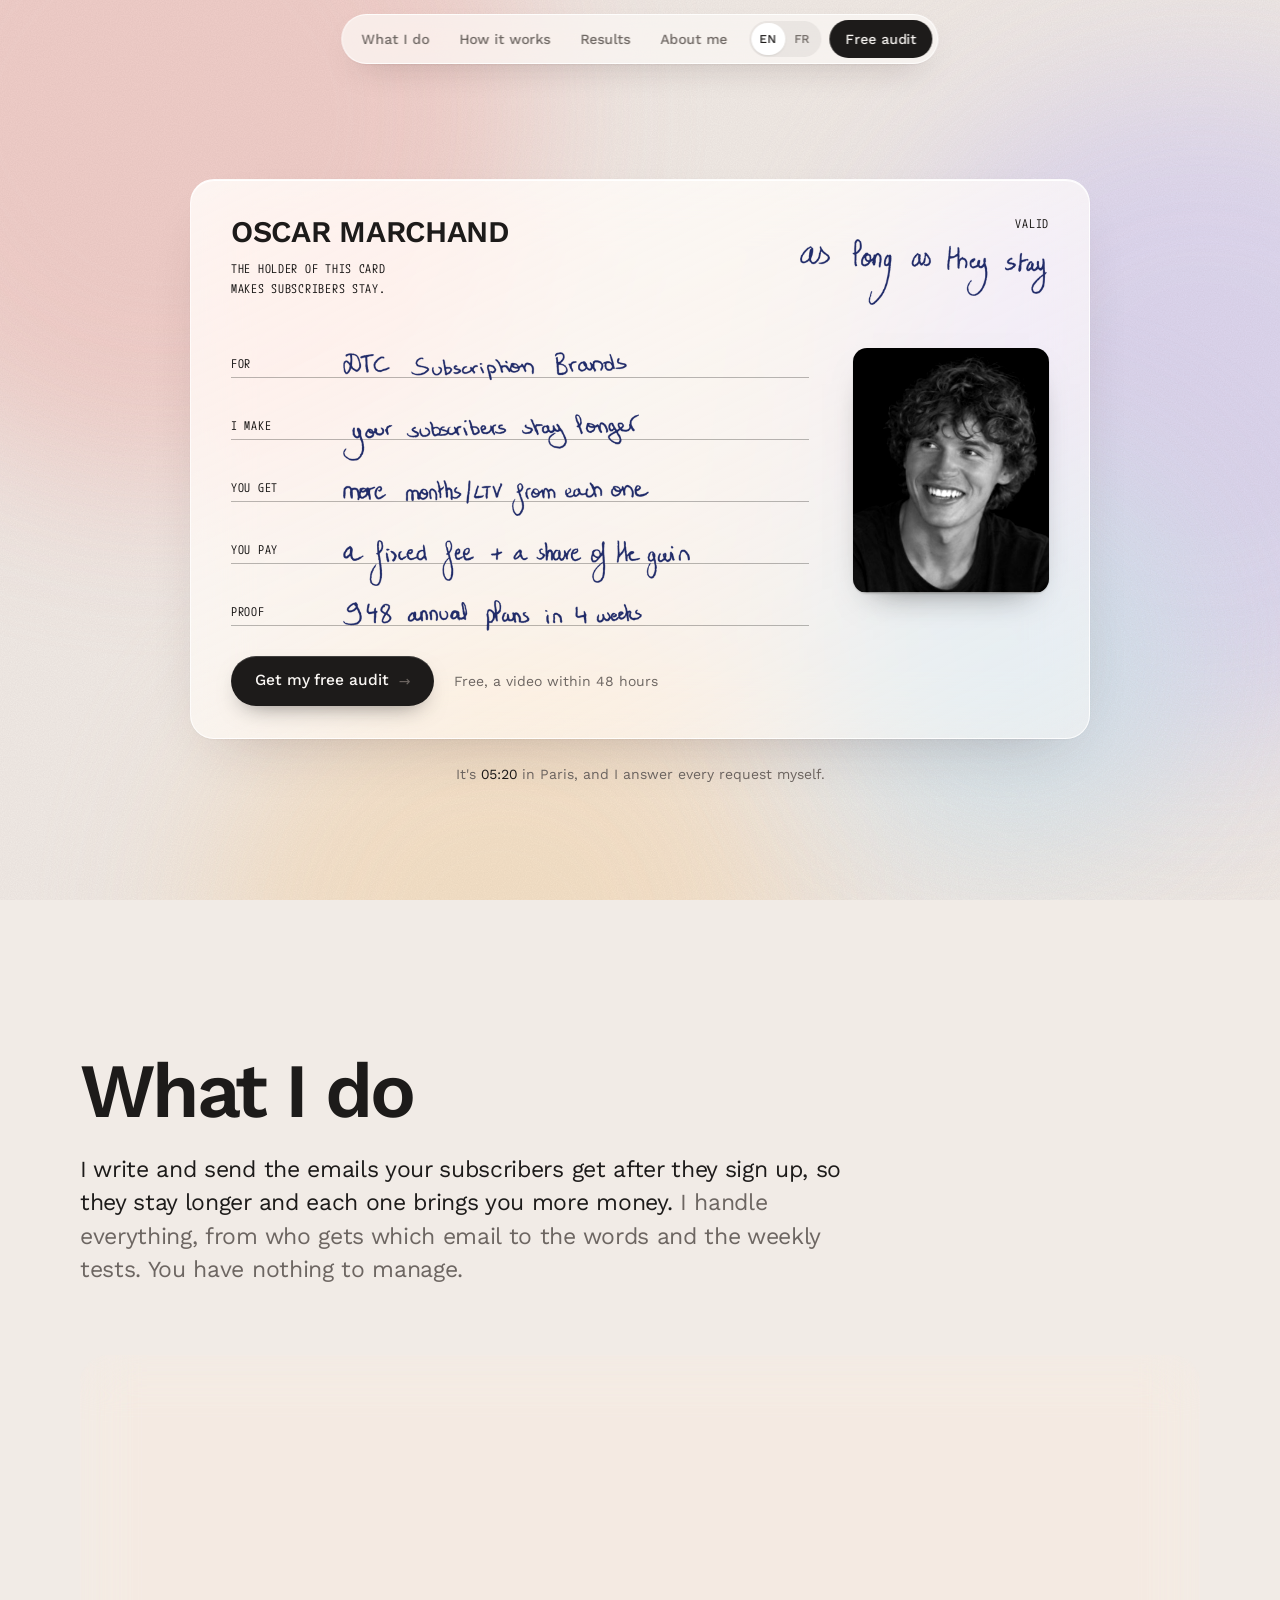
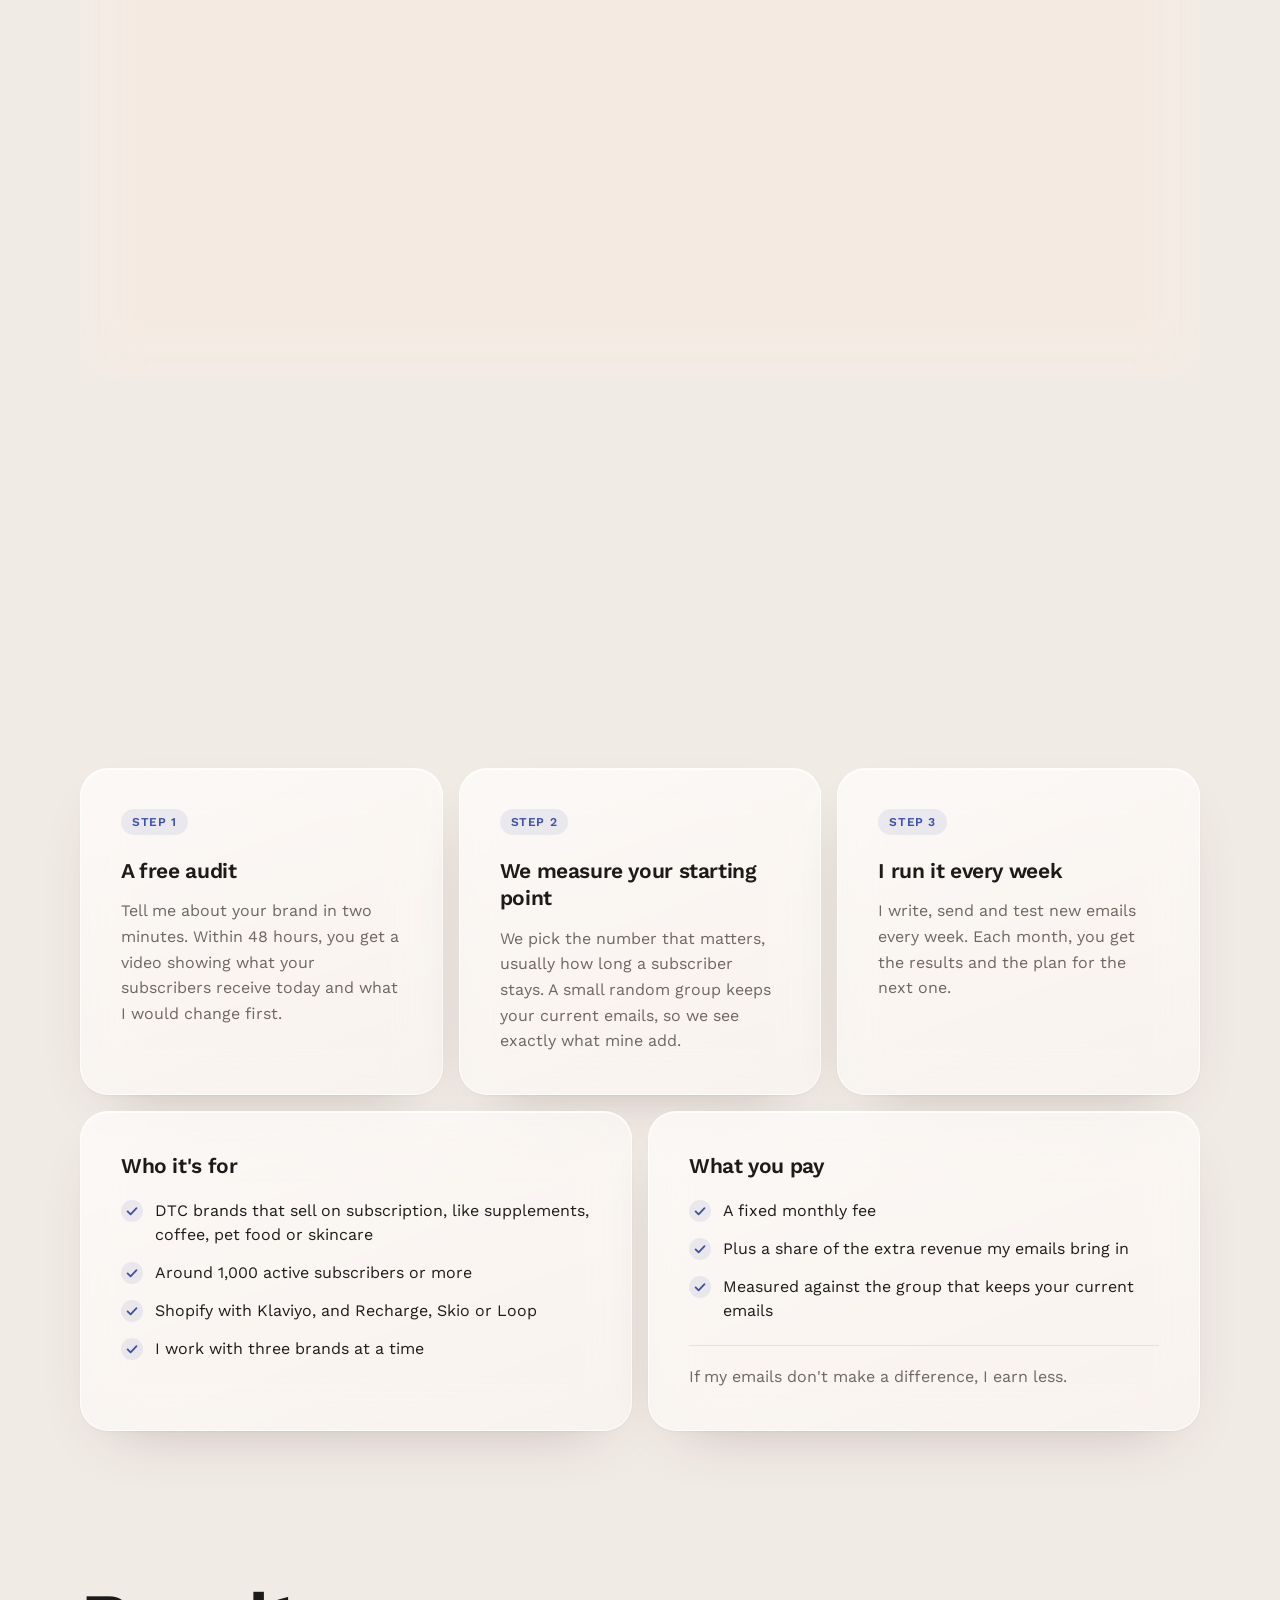
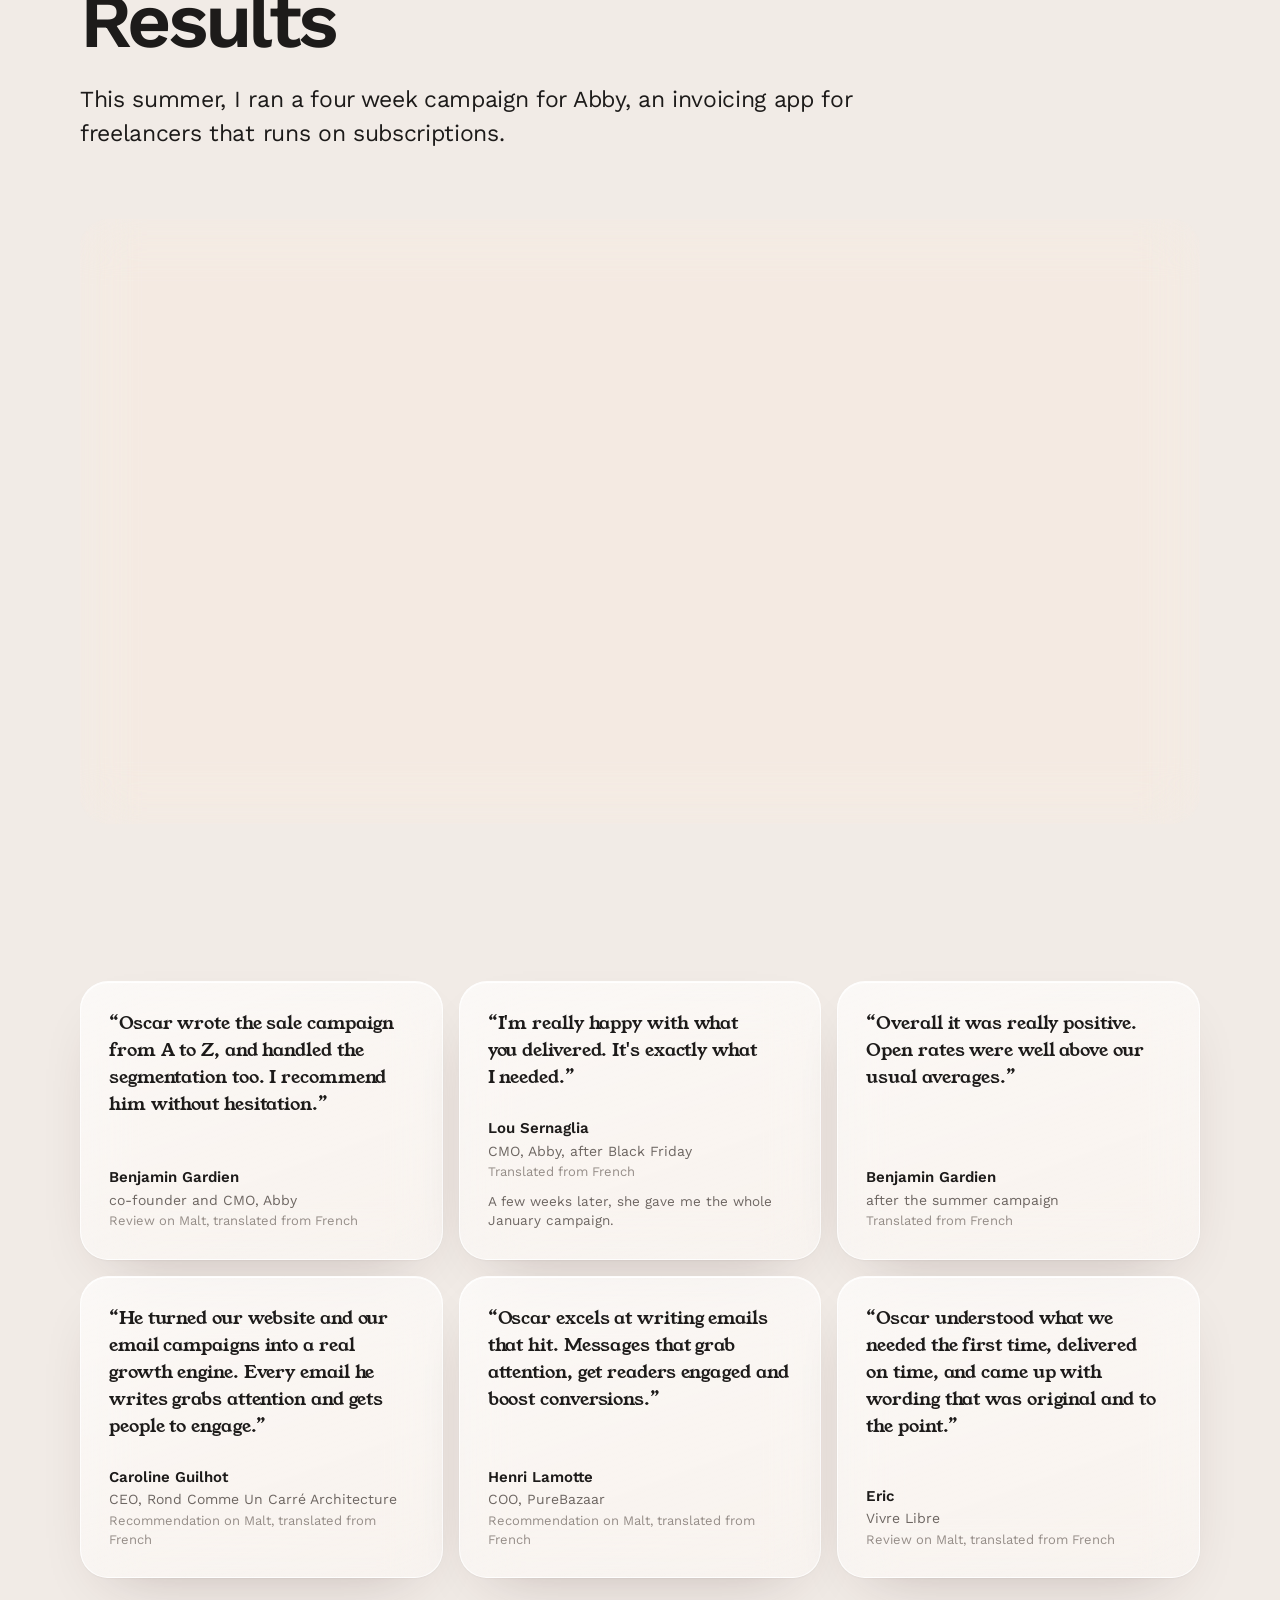
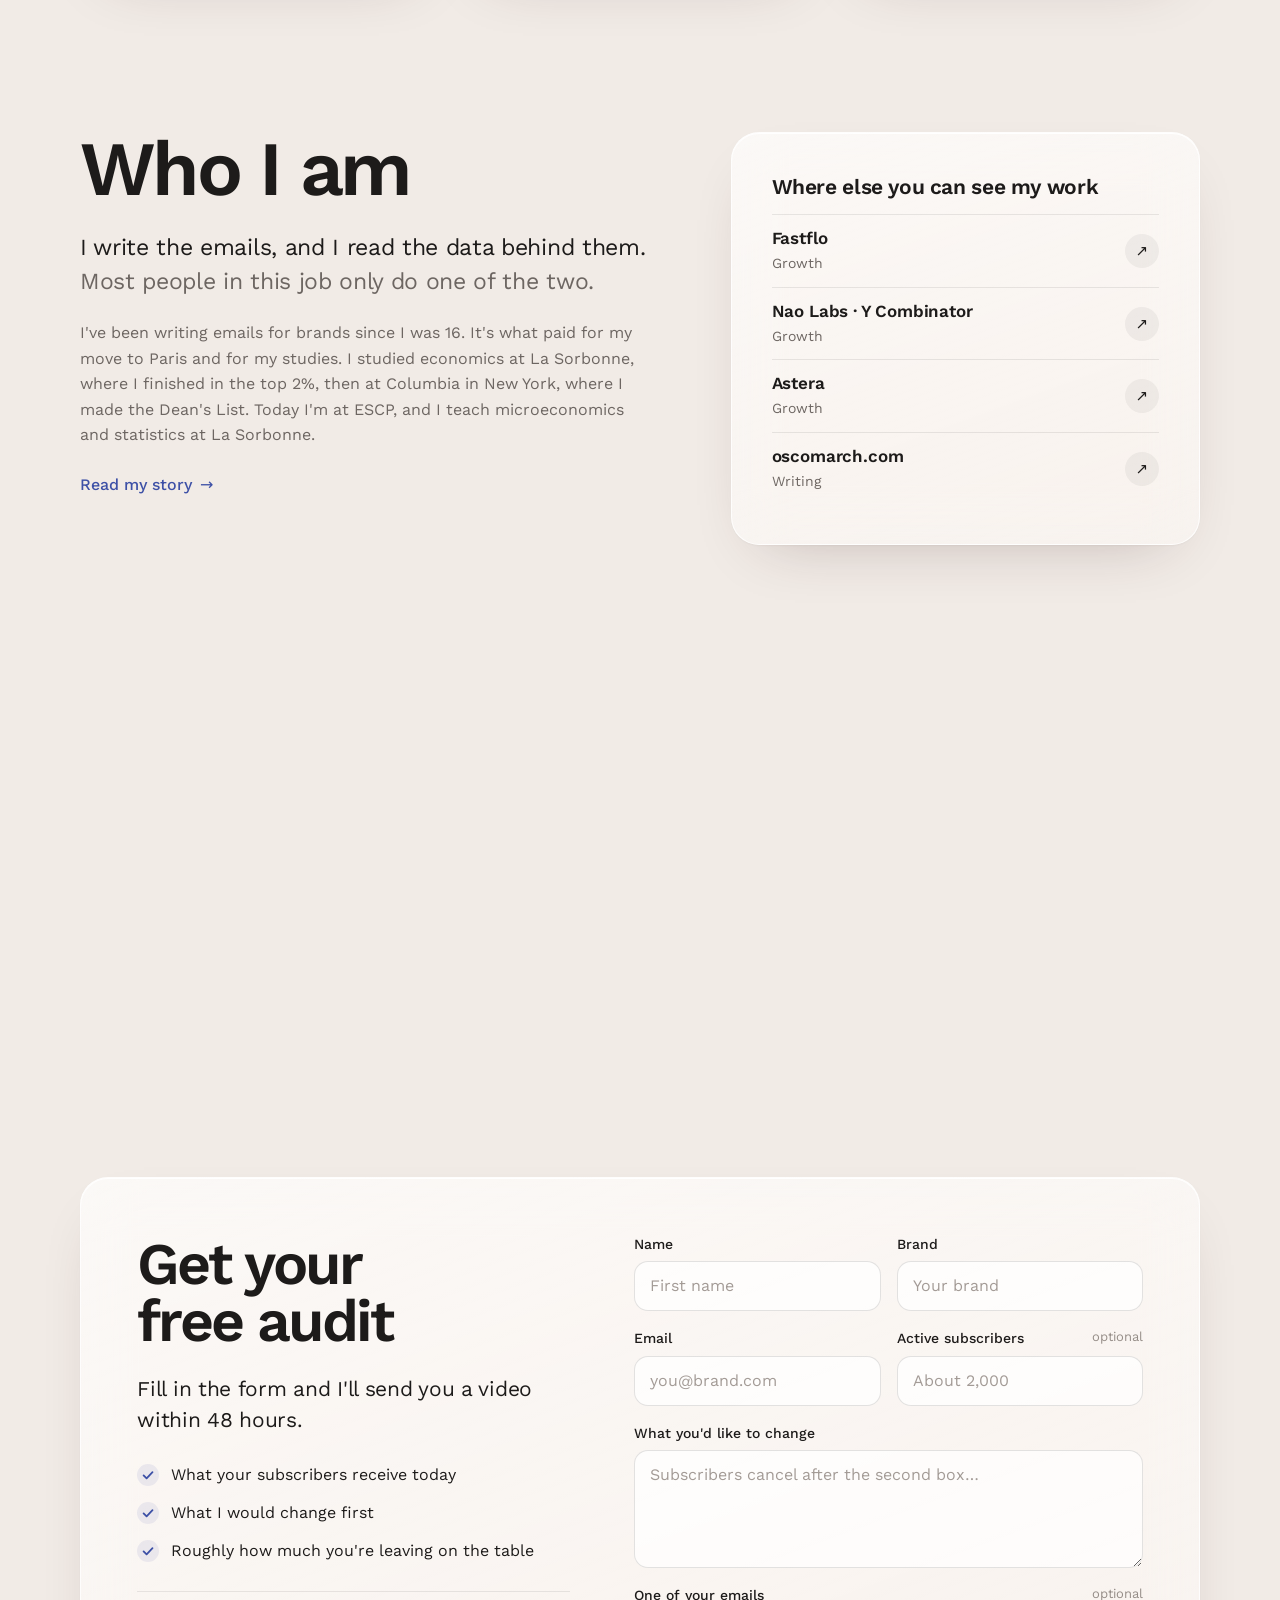
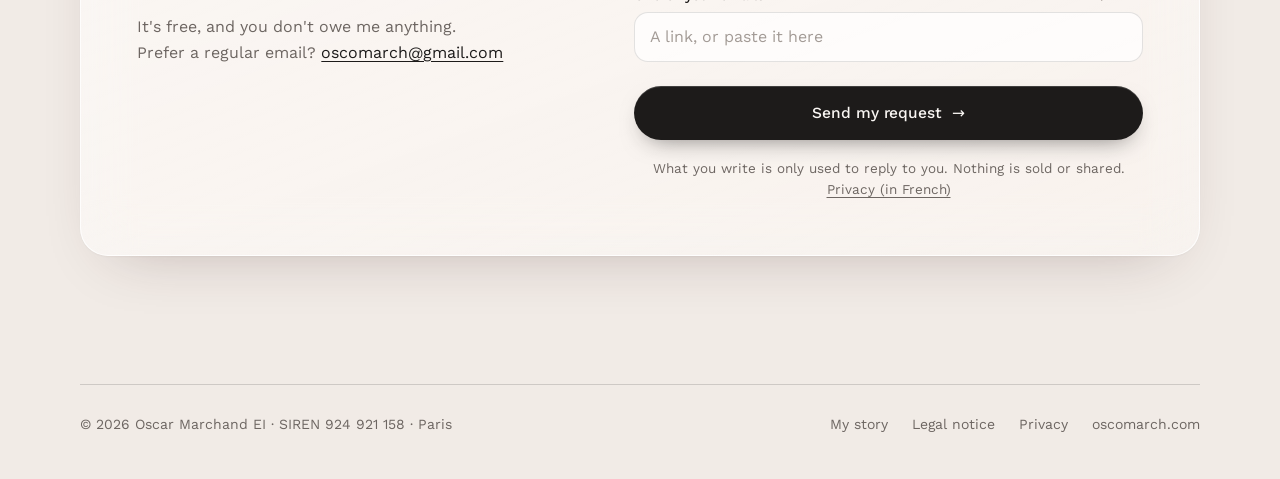
<file: index.html>
<!doctype html>
<html lang="en">
<head>
<meta charset="utf-8">
<meta name="viewport" content="width=device-width, initial-scale=1, viewport-fit=cover">
<title>Oscar Marchand · Retention for DTC subscription brands</title>
<meta name="description" content="Retention for DTC subscription brands. I make your subscribers stay longer, and part of my pay comes from the extra revenue they bring.">
<meta property="og:title" content="Oscar Marchand · Retention for DTC subscription brands">
<meta property="og:description" content="Retention for DTC subscription brands. I make your subscribers stay longer, and part of my pay comes from the extra revenue they bring.">
<meta property="og:image" content="https://clients.oscomarch.com/oscar.jpg">
<meta property="og:url" content="https://clients.oscomarch.com/">
<meta name="theme-color" content="#F1EBE6">
<meta name="color-scheme" content="light only">
<meta name="format-detection" content="telephone=no">
<link rel="canonical" href="https://clients.oscomarch.com/">
<link rel="alternate" hreflang="en" href="https://clients.oscomarch.com/">
<link rel="alternate" hreflang="fr" href="https://clients.oscomarch.com/fr">
<link rel="icon" href="/favicon.svg" type="image/svg+xml">
<link rel="preload" href="/fonts/work-sans-latin-400-normal.woff2" as="font" type="font/woff2" crossorigin>
<link rel="preload" href="/fonts/work-sans-latin-600-normal.woff2" as="font" type="font/woff2" crossorigin>
<link rel="stylesheet" href="/fonts/fonts.css">
<link rel="stylesheet" href="/styles.css">
<script>document.documentElement.classList.add('js')</script>
</head>
<body>
<div class="fond" aria-hidden="true"><i class="t1"></i><i class="t2"></i><i class="t3"></i><i class="t4"></i></div>
<div class="grain" aria-hidden="true"></div>
<header class="barre">
<nav aria-label="Sections" style="display:contents"><a class="lien" href="#offre">What I do</a><a class="lien" href="#comment">How it works</a><a class="lien" href="#resultats">Results</a><a class="lien" href="#moi">About me</a></nav>
<nav class="langues" aria-label="Language"><a href="./" lang="en" hreflang="en" aria-current="true">EN</a><a href="fr" lang="fr" hreflang="fr" title="Français">FR</a></nav>
<button class="ouvrir" id="ouvrir" aria-expanded="false" aria-controls="feuille">Menu<i aria-hidden="true"></i></button>
<a href="#audit" class="bouton petit">Free audit</a>
</header>
<nav class="feuille" id="feuille" aria-label="Menu"><a href="#offre">What I do</a><a href="#comment">How it works</a><a href="#resultats">Results</a><a href="#moi">About me</a><a href="#questions">Questions</a><a href="about">My story</a><a href="#audit" class="bouton">Get my free audit <span class="fl" aria-hidden="true">→</span></a></nav>

<main>
<section class="hero" id="haut">
<h1 class="sr">Oscar Marchand, retention for DTC subscription brands. I make your subscribers stay longer.</h1>
<article class="carte verre" id="carte">
<div class="carte-haut">
<div><p class="nom">Oscar Marchand</p><p class="titulaire">The holder of this card<br>makes subscribers stay.</p></div>
<p class="valide"><span>Valid</span><img class="main" src="ecriture/stay.png" alt="as long as they stay" width="392" height="108" style="--w:392;--d:57"></p>
</div>
<div class="corps">
<dl class="champs"><div><dt>For</dt><dd><img class="main" src="ecriture/brands.png" alt="DTC subscription brands" width="450" height="50" style="--w:450;--d:12"></dd></div><div><dt>I make</dt><dd><img class="main" src="ecriture/longer.png" alt="your subscribers stay longer" width="468" height="84" style="--w:468;--d:41"></dd></div><div><dt>You get</dt><dd><img class="main" src="ecriture/ltv.png" alt="more months and more LTV from each one" width="484" height="62" style="--w:484;--d:30"></dd></div><div><dt>You pay</dt><dd><img class="main" src="ecriture/fee.png" alt="a fixed fee + a share of the gain" width="549" height="78" style="--w:549;--d:42"></dd></div><div><dt>Proof</dt><dd><img class="main" src="ecriture/proof.png" alt="948 annual plans in 4 weeks" width="474" height="57" style="--w:474;--d:18"></dd></div></dl>
<figure class="photo"><img src="oscar.jpg" alt="Oscar Marchand" width="400" height="400"></figure>
</div>
<div class="carte-bas"><a href="#audit" class="bouton">Get my free audit <span class="fl" aria-hidden="true">→</span></a><span>Free, a video within 48&nbsp;hours</span></div>
</article>
<p class="horloge">It's <span id="heure">--:--</span> in Paris, and I answer every request myself.</p>
</section>

<section class="section wrap" id="offre">
<div class="tete monte"><h2 class="titre">What I do</h2><p class="lead">I write and send the emails your subscribers get after they sign up, so they stay longer and each one brings you more money. <span>I handle everything, from who gets which email to the words and the weekly tests. You have nothing to manage.</span></p></div>
<div class="contenu verre boite monte">
<div class="moments-tete"><h3 class="st">The five moments where subscribers leave</h3><p class="texte-gris">And what I send at each one.</p></div>
<ol><li class="moment"><span class="num">1</span><h4>After the first order</h4><p>I show them how to use the product and what to expect, so they don't give up in the first few weeks.</p></li><li class="moment"><span class="num">2</span><h4>Before each charge</h4><p>I give them a reason to keep the next delivery, a few days before their card is charged.</p></li><li class="moment"><span class="num">3</span><h4>When they want a break</h4><p>I show them they can skip or change their next delivery in one click, before they go looking for the cancel button.</p></li><li class="moment"><span class="num">4</span><h4>When they're happy</h4><p>I offer the right people a 6 or 12 month plan paid upfront, at the moment they're most ready to say yes.</p></li><li class="moment"><span class="num">5</span><h4>When they cancel</h4><p>I answer the real reason they want to leave, and I leave the door open for them to come back.</p></li></ol>
</div>
</section>

<section class="section wrap" id="comment">
<div class="tete monte"><h2 class="titre">How it works</h2><p class="lead">We start with a free audit. Then I take care of everything, and every month you see what it brought in.</p></div>
<div class="contenu">
<ol class="g3 monte"><li class="etape verre boite"><span class="pastille">Step 1</span><h3 class="st">A free audit</h3><p>Tell me about your brand in two minutes. Within 48&nbsp;hours, you get a video showing what your subscribers receive today and what I would change first.</p></li><li class="etape verre boite"><span class="pastille">Step 2</span><h3 class="st">We measure your starting point</h3><p>We pick the number that matters, usually how long a subscriber stays. A small random group keeps your current emails, so we see exactly what mine add.</p></li><li class="etape verre boite"><span class="pastille">Step 3</span><h3 class="st">I run it every week</h3><p>I write, send and test new emails every week. Each month, you get the results and the plan for the next one.</p></li></ol>
<div class="g2 monte">
<div class="verre boite colonne" id="pourqui"><h3 class="st">Who it's for</h3><ul class="coches"><li><svg viewBox="0 0 22 22" aria-hidden="true"><circle class="coche-c" cx="11" cy="11" r="11"/><path class="coche-t" d="M6.6 11.4l3 3 5.9-6.2"/></svg><span>DTC brands that sell on subscription, like supplements, coffee, pet food or skincare</span></li><li><svg viewBox="0 0 22 22" aria-hidden="true"><circle class="coche-c" cx="11" cy="11" r="11"/><path class="coche-t" d="M6.6 11.4l3 3 5.9-6.2"/></svg><span>Around 1,000 active subscribers or more</span></li><li><svg viewBox="0 0 22 22" aria-hidden="true"><circle class="coche-c" cx="11" cy="11" r="11"/><path class="coche-t" d="M6.6 11.4l3 3 5.9-6.2"/></svg><span>Shopify with Klaviyo, and Recharge, Skio or Loop</span></li><li><svg viewBox="0 0 22 22" aria-hidden="true"><circle class="coche-c" cx="11" cy="11" r="11"/><path class="coche-t" d="M6.6 11.4l3 3 5.9-6.2"/></svg><span>I work with three brands at a time</span></li></ul></div>
<div class="verre boite colonne" id="prix"><h3 class="st">What you pay</h3><ul class="coches"><li><svg viewBox="0 0 22 22" aria-hidden="true"><circle class="coche-c" cx="11" cy="11" r="11"/><path class="coche-t" d="M6.6 11.4l3 3 5.9-6.2"/></svg><span>A fixed monthly fee</span></li><li><svg viewBox="0 0 22 22" aria-hidden="true"><circle class="coche-c" cx="11" cy="11" r="11"/><path class="coche-t" d="M6.6 11.4l3 3 5.9-6.2"/></svg><span>Plus a share of the extra revenue my emails bring in</span></li><li><svg viewBox="0 0 22 22" aria-hidden="true"><circle class="coche-c" cx="11" cy="11" r="11"/><path class="coche-t" d="M6.6 11.4l3 3 5.9-6.2"/></svg><span>Measured against the group that keeps your current emails</span></li></ul><p class="boite-pied">If my emails don't make a difference, I earn less.</p></div>
</div>
</div>
</section>

<section class="section wrap" id="resultats">
<div class="tete monte"><h2 class="titre">Results</h2><p class="lead">This summer, I ran a four week campaign for Abby, an invoicing app for freelancers that runs on subscriptions.</p></div>
<article class="contenu verre boite monte">
<p class="etiquette">Abby · Summer 2026 · 4 weeks</p>
<p class="grand">1,514 people subscribed, and 948 of them chose the annual plan.</p>
<div class="stats"><div><b>€121,000</b><span>paid upfront</span></div><div><b>4 in 5</b><span>had never paid before</span></div><div><b>+39%</b><span>new paid subscriptions a day</span></div><div><b>0.13%</b><span>unsubscribed</span></div></div>
<div class="cas-texte"><p>I split their users into 31 groups and wrote 183 emails, each one for a single group. The emails that worked best told each customer the exact amount they were about to lose.</p><p>It was my third campaign in a row for Abby, after Black Friday and January, with two different heads of marketing. Together, the three brought in over €500,000 in sales.</p></div>
<details class="detail">
<summary>See the full breakdown</summary>
<p>Abby is an invoicing app for freelancers in France. It runs on subscriptions, so it has the same problem as you. Getting someone to pay once is hard, and keeping them is where the money is.</p>
<p>This summer, the goal was to get free users to pay, and to move as many as possible onto the annual plan.</p>
<h3>The numbers</h3>
<div class="chiffres">
<div><b>4 weeks</b><span>of campaign</span></div>
<div><b>31</b><span>segments, each with its own emails</span></div>
<div><b>183</b><span>emails sent, out of 205 written</span></div>
<div><b>128,877</b><span>sends, 99.81% delivered</span></div>
<div><b>1,514</b><span>new subscribers</span></div>
<div><b>1,197</b><span>of them paying for the first time</span></div>
<div><b>57.3 a day</b><span>new paid subscriptions, against 41.2 the month before</span></div>
<div><b>€132,187</b><span>collected</span></div>
<div><b>948</b><span>annual plans, 92% of the money</span></div>
<div><b>0.13%</b><span>unsubscribed</span></div>
</div>
<h3>What worked</h3>
<p>Two subject lines did most of the work, <span class="objet">“Lock in your price before it goes back up.”</span> and <span class="objet">“€37.80 sitting idle on your subscription.”</span> Of the people who opened them, 21.3% and 17.8% clicked, against 3.99% on average for the campaign.</p>
<p>Both do the same thing. They put an exact number on what the reader is about to lose. Nobody wants to leave money on the table.</p>
<h3>What didn't</h3>
<p>One email was opened by almost half the people who got it (49.7%), but barely anyone clicked (1.9%). The subject line promised more than the email gave. A big open rate means nothing on its own, and I'd rather tell you than hide it.</p>
<h3>What I won't pretend</h3>
<p>This is a comparison with the month before, not a controlled test. Some of these people would have subscribed anyway. And most email tools are generous when they count which sales came from an email.</p>
<p>That's exactly why, with you, a small group of customers doesn't get the new emails from day one. So the number we look at is the real one.</p>
</details>
</article>
<h3 class="avis-tete monte">What my clients say</h3>
<div class="monte"><div class="avis" id="avis"><figure class="verre"><blockquote>“Oscar wrote the sale campaign from A to Z, and handled the segmentation too. I recommend him without hesitation.”</blockquote><figcaption><b>Benjamin Gardien</b><span>co-founder and CMO, Abby</span><small>Review on Malt, translated from French</small></figcaption></figure><figure class="verre"><blockquote>“I'm really happy with what you delivered. It's exactly what I needed.”</blockquote><figcaption><b>Lou Sernaglia</b><span>CMO, Abby, after Black Friday</span><small>Translated from French</small><em>A few weeks later, she gave me the whole January campaign.</em></figcaption></figure><figure class="verre"><blockquote>“Overall it was really positive. Open rates were well above our usual averages.”</blockquote><figcaption><b>Benjamin Gardien</b><span>after the summer campaign</span><small>Translated from French</small></figcaption></figure><figure class="verre"><blockquote>“He turned our website and our email campaigns into a real growth engine. Every email he writes grabs attention and gets people to engage.”</blockquote><figcaption><b>Caroline Guilhot</b><span>CEO, Rond Comme Un Carré Architecture</span><small>Recommendation on Malt, translated from French</small></figcaption></figure><figure class="verre"><blockquote>“Oscar excels at writing emails that hit. Messages that grab attention, get readers engaged and boost conversions.”</blockquote><figcaption><b>Henri Lamotte</b><span>COO, PureBazaar</span><small>Recommendation on Malt, translated from French</small></figcaption></figure><figure class="verre"><blockquote>“Oscar understood what we needed the first time, delivered on time, and came up with wording that was original and to the point.”</blockquote><figcaption><b>Eric</b><span>Vivre Libre</span><small>Review on Malt, translated from French</small></figcaption></figure></div></div>
</section>

<section class="section wrap" id="moi">
<div class="duo">
<div class="monte">
<div class="tete"><h2 class="titre">Who I am</h2><p class="lead">I write the emails, and I read the data behind them. <span>Most people in this job only do one of the two.</span></p></div>
<p>I've been writing emails for brands since I was 16. It's what paid for my move to Paris and for my studies. I studied economics at La Sorbonne, where I finished in the top 2%, then at Columbia in New York, where I made the Dean's List. Today I'm at ESCP, and I teach microeconomics and statistics at La Sorbonne.</p>
<a class="lien-texte" href="about">Read my story <span class="fl" aria-hidden="true">→</span></a>
</div>
<div class="verre boite monte"><h3 class="st">Where else you can see my work</h3><ul class="liens"><li><a href="https://fastflo.ai" target="_blank" rel="noopener"><span><b>Fastflo</b><small>Growth</small></span><span class="fl" aria-hidden="true">↗</span></a></li><li><a href="https://getnao.io" target="_blank" rel="noopener"><span><b>Nao Labs · Y Combinator</b><small>Growth</small></span><span class="fl" aria-hidden="true">↗</span></a></li><li><a href="https://astera.holdings" target="_blank" rel="noopener"><span><b>Astera</b><small>Growth</small></span><span class="fl" aria-hidden="true">↗</span></a></li><li><a href="https://oscomarch.com" target="_blank" rel="noopener"><span><b>oscomarch.com</b><small>Writing</small></span><span class="fl" aria-hidden="true">↗</span></a></li></ul></div>
</div>
</section>

<section class="section wrap" id="questions">
<div class="duo">
<div class="tete monte"><h2 class="titre">Questions</h2><p class="lead">What brands usually ask me before we start.</p><p class="autre">Another question? Write to me at <a href="mailto:oscomarch@gmail.com">oscomarch@gmail.com</a></p></div>
<div class="faq verre boite monte"><details>
<summary>Will it still sound like us?</summary>
<p>Yes. I read everything you've written before, and I talk to your customers. If it doesn't sound like you, it doesn't go out.</p>
</details><details>
<summary>What if it doesn't work?</summary>
<p>You'll see it in the numbers, because we measure from day one. Then you only pay the fixed fee, and you can stop after the first months.</p>
</details><details>
<summary>How is my share calculated?</summary>
<p>It's based on what the emails bring in above the starting point we set together, compared with the group that keeps your current emails. So you only pay for what they really add.</p>
</details><details>
<summary>When will I see results?</summary>
<p>The first sends go out in the first month. The real progress shows after two or three months, once the system has learned enough about your customers.</p>
</details></div>
</div>
</section>

<section class="section wrap" id="audit">
<div class="audit verre monte">
<div>
<h2 class="titre">Get your free audit</h2>
<p class="lead">Fill in the form and I'll send you a video within 48&nbsp;hours.</p>
<ul class="coches"><li><svg viewBox="0 0 22 22" aria-hidden="true"><circle class="coche-c" cx="11" cy="11" r="11"/><path class="coche-t" d="M6.6 11.4l3 3 5.9-6.2"/></svg><span>What your subscribers receive today</span></li><li><svg viewBox="0 0 22 22" aria-hidden="true"><circle class="coche-c" cx="11" cy="11" r="11"/><path class="coche-t" d="M6.6 11.4l3 3 5.9-6.2"/></svg><span>What I would change first</span></li><li><svg viewBox="0 0 22 22" aria-hidden="true"><circle class="coche-c" cx="11" cy="11" r="11"/><path class="coche-t" d="M6.6 11.4l3 3 5.9-6.2"/></svg><span>Roughly how much you're leaving on the table</span></li></ul>
<p class="audit-fin">It's free, and you don't owe me anything.<br>Prefer a regular email? <a href="mailto:oscomarch@gmail.com">oscomarch@gmail.com</a></p>
</div>
<div>
<form class="formulaire" id="form-audit" novalidate>
<p class="champ"><label for="f-prenom">Name</label><input id="f-prenom" name="prenom" type="text" placeholder="First name" autocomplete="given-name" required></p><p class="champ"><label for="f-marque">Brand</label><input id="f-marque" name="marque" type="text" placeholder="Your brand" autocomplete="organization" required></p><p class="champ"><label for="f-email">Email</label><input id="f-email" name="email" type="email" placeholder="you@brand.com" autocomplete="email" required></p><p class="champ"><label for="f-audience">Active subscribers<small>optional</small></label><input id="f-audience" name="audience" type="text" placeholder="About 2,000" autocomplete="off" inputmode="numeric"></p><p class="champ large"><label for="f-envie">What you'd like to change</label><textarea id="f-envie" name="envie" rows="4" placeholder="Subscribers cancel after the second box…" required></textarea></p><p class="champ large"><label for="f-exemple">One of your emails<small>optional</small></label><input id="f-exemple" name="exemple" type="text" placeholder="A link, or paste it here" autocomplete="off"></p>
<label class="pot" for="f-honey">Leave empty</label><input class="pot" id="f-honey" name="_honey" tabindex="-1" autocomplete="off">
<p class="erreur" id="erreur" role="alert" hidden></p>
<p class="envoyer"><button type="submit" class="bouton" id="bouton-envoyer">Send my request <span class="fl" aria-hidden="true">→</span></button></p>
<p class="prive">What you write is only used to reply to you. Nothing is sold or shared. <a href="mentions-legales#confidentialite">Privacy (in French)</a></p>
</form>
<div class="envoi" id="envoi" hidden><svg viewBox="0 0 56 56" aria-hidden="true"><circle class="coche-c" cx="28" cy="28" r="28"/><path class="coche-t" d="M18 28.8l7 7 13.5-14" style="stroke-width:2.4"/></svg><b>Request received.</b><p>I'll read it and reply with a video within 48&nbsp;hours.</p></div>
</div>
</div>
</section>
</main>
<footer class="pied"><div class="wrap">
<span>© 2026 Oscar Marchand EI · SIREN 924 921 158 · Paris</span>
<nav aria-label="Footer"><a href="about">My story</a><a href="mentions-legales">Legal notice</a><a href="mentions-legales#confidentialite">Privacy</a><a href="https://oscomarch.com" target="_blank" rel="noopener">oscomarch.com</a></nav>
</div></footer>
<script>window.TXT = {"locale": "en-GB", "manque": "Missing your name, your brand, what you'd like to change, or a valid email.", "envoi": "Sending…", "rate": "The request didn't go through. You can ", "lien": "send it from your own email", "fin": ", it's already written.", "sujet": "Nouvelle demande (EN) · ", "lettre_tete": "Hi Oscar,", "l_nom": "Name", "l_marque": "Brand", "l_email": "Email", "l_abo": "Active subscribers", "l_envie": "I'd like to change", "l_ex": "One of our emails", "l_fin": "Thanks"};</script>
<script src="/site.js" defer></script>
</body>
</html>
</file>
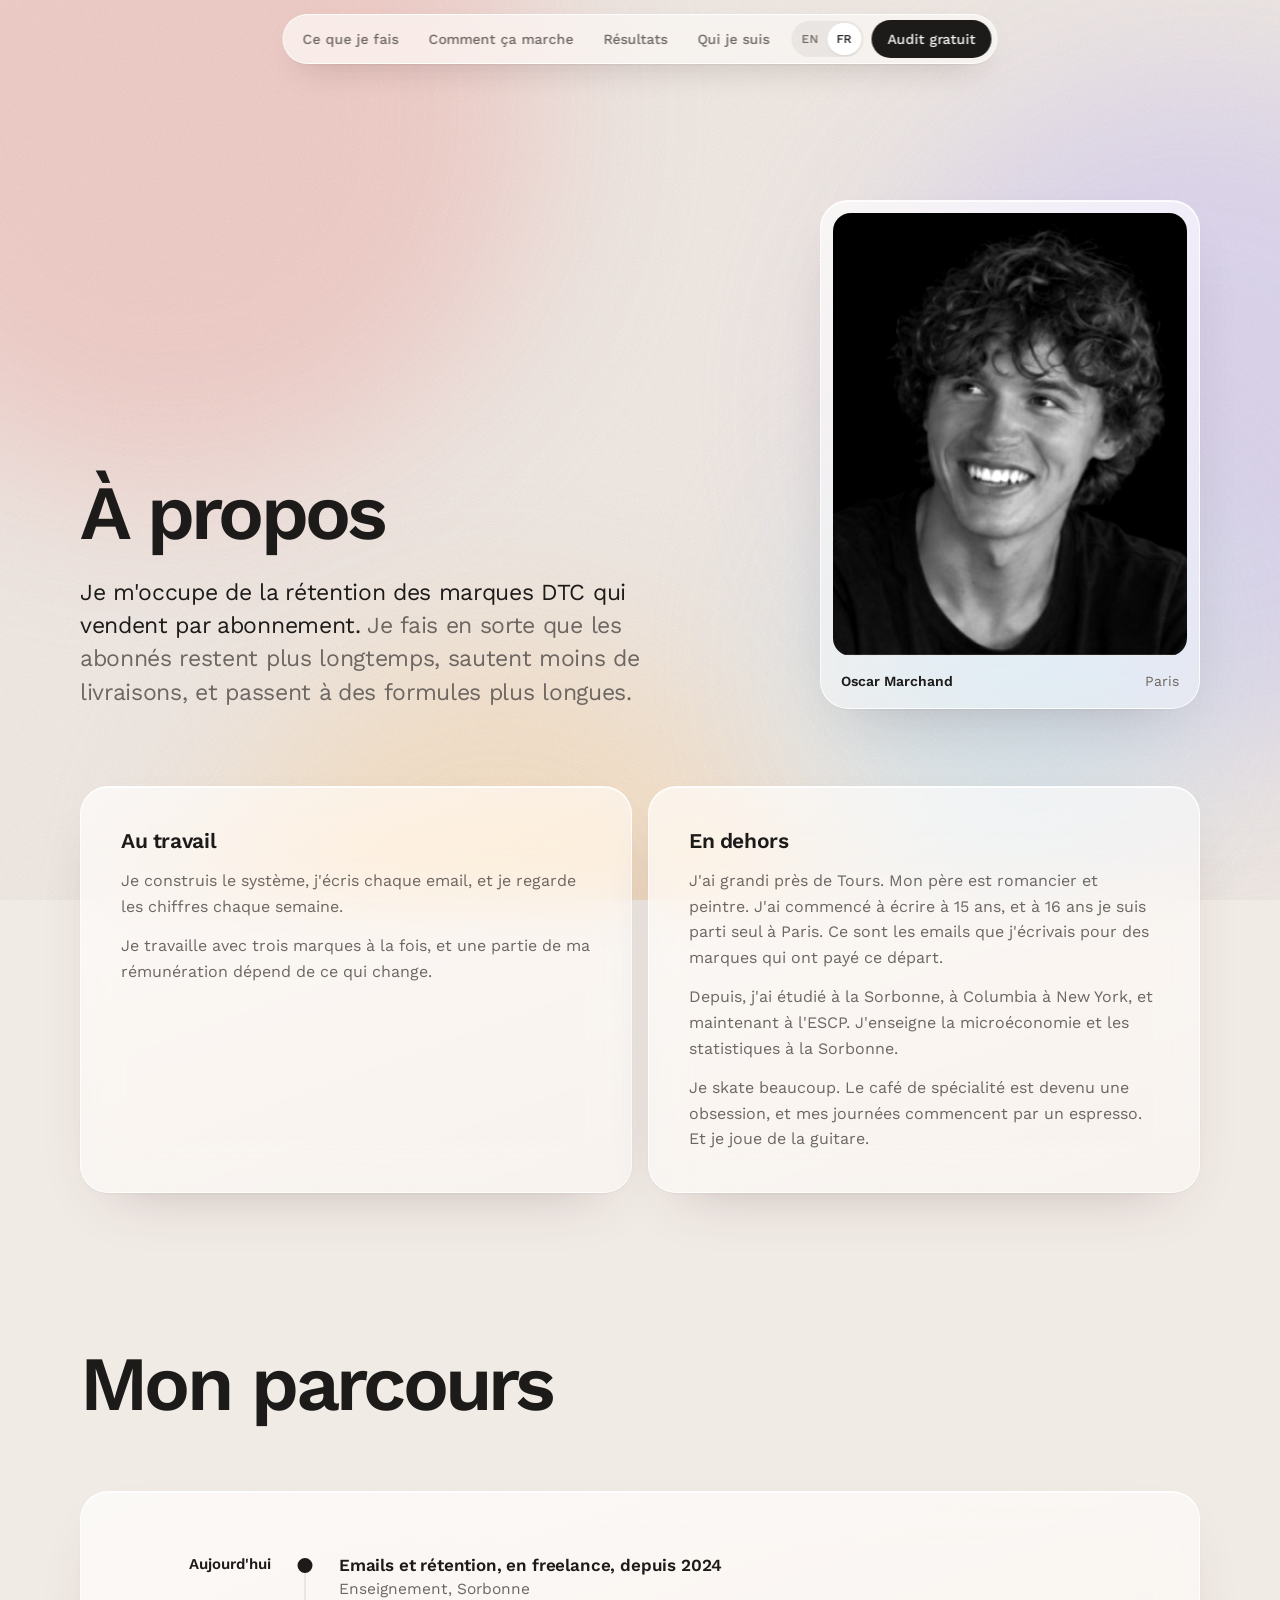
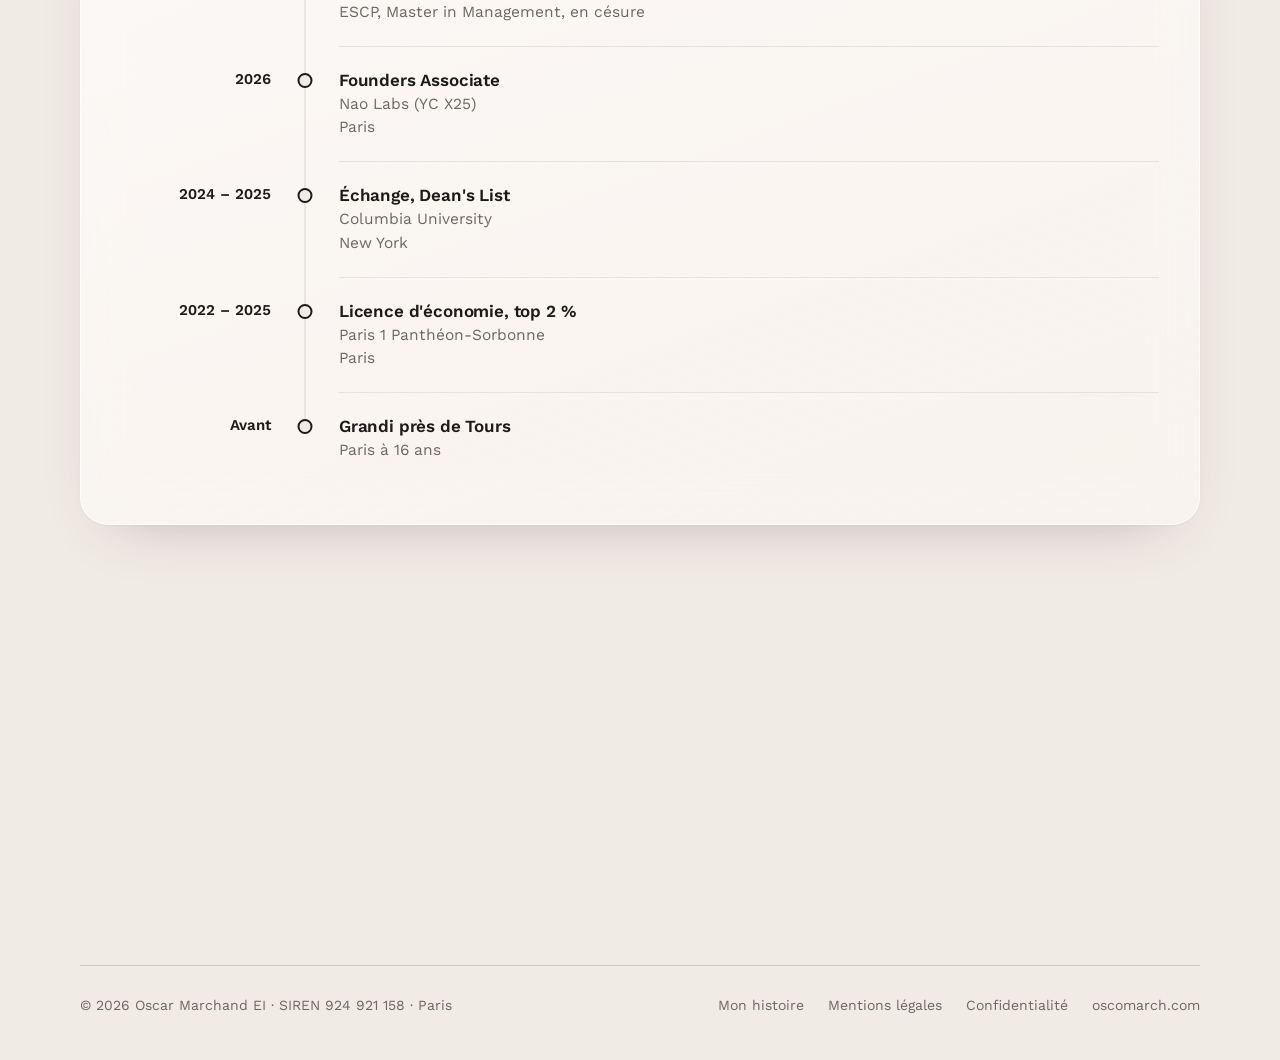
<file: a-propos.html>
<!doctype html>
<html lang="fr">
<head>
<meta charset="utf-8">
<meta name="viewport" content="width=device-width, initial-scale=1, viewport-fit=cover">
<title>À propos · Oscar Marchand</title>
<meta name="description" content="Qui je suis, ce que je fais pour les marques DTC à abonnement, et comment j'en suis arrivé là.">
<meta property="og:title" content="À propos · Oscar Marchand">
<meta property="og:description" content="Qui je suis, ce que je fais pour les marques DTC à abonnement, et comment j'en suis arrivé là.">
<meta property="og:image" content="https://clients.oscomarch.com/oscar.jpg">
<meta property="og:url" content="https://clients.oscomarch.com/a-propos">
<meta name="theme-color" content="#F1EBE6">
<meta name="color-scheme" content="light only">
<meta name="format-detection" content="telephone=no">
<link rel="canonical" href="https://clients.oscomarch.com/a-propos">
<link rel="icon" href="/favicon.svg" type="image/svg+xml">
<link rel="preload" href="/fonts/work-sans-latin-400-normal.woff2" as="font" type="font/woff2" crossorigin>
<link rel="preload" href="/fonts/work-sans-latin-600-normal.woff2" as="font" type="font/woff2" crossorigin>
<link rel="stylesheet" href="/fonts/fonts.css">
<link rel="stylesheet" href="/styles.css">
<script>document.documentElement.classList.add('js')</script>
</head>
<body>
<div class="fond" aria-hidden="true"><i class="t1"></i><i class="t2"></i><i class="t3"></i><i class="t4"></i></div>
<div class="grain" aria-hidden="true"></div>
<header class="barre">
<nav aria-label="Sections" style="display:contents"><a class="lien" href="fr#offre">Ce que je fais</a><a class="lien" href="fr#comment">Comment ça marche</a><a class="lien" href="fr#resultats">Résultats</a><a class="lien" href="fr#moi">Qui je suis</a></nav>
<nav class="langues" aria-label="Language"><a href="about" lang="en" hreflang="en" title="English">EN</a><a href="a-propos" lang="fr" hreflang="fr" aria-current="true">FR</a></nav>
<button class="ouvrir" id="ouvrir" aria-expanded="false" aria-controls="feuille">Menu<i aria-hidden="true"></i></button>
<a href="fr#audit" class="bouton petit">Audit gratuit</a>
</header>
<nav class="feuille" id="feuille" aria-label="Menu"><a href="fr#offre">Ce que je fais</a><a href="fr#comment">Comment ça marche</a><a href="fr#resultats">Résultats</a><a href="fr#moi">Qui je suis</a><a href="fr#questions">Questions</a><a href="a-propos">Mon histoire</a><a href="fr#audit" class="bouton">Recevoir mon audit gratuit <span class="fl" aria-hidden="true">→</span></a></nav>

<main>
<section class="page-tete wrap">
<div class="duo" style="align-items:end">
<div class="tete monte"><h1 class="titre">À propos</h1><p class="lead">Je m'occupe de la rétention des marques DTC qui vendent par abonnement. <span>Je fais en sorte que les abonnés restent plus longtemps, sautent moins de livraisons, et passent à des formules plus longues.</span></p></div>
<figure class="portrait verre monte"><img src="oscar.jpg" alt="Oscar Marchand" width="400" height="400"><figcaption><b>Oscar Marchand</b><span>Paris</span></figcaption></figure>
</div>
</section>

<section class="section wrap" style="padding-top:clamp(56px,6vw,88px)">
<div class="g2 monte"><div class="verre boite"><h2 class="st">Au travail</h2><p class="texte-gris">Je construis le système, j'écris chaque email, et je regarde les chiffres chaque semaine.</p><p class="texte-gris">Je travaille avec trois marques à la fois, et une partie de ma rémunération dépend de ce qui change.</p></div><div class="verre boite"><h2 class="st">En dehors</h2><p class="texte-gris">J'ai grandi près de Tours. Mon père est romancier et peintre. J'ai commencé à écrire à 15 ans, et à 16 ans je suis parti seul à Paris. Ce sont les emails que j'écrivais pour des marques qui ont payé ce départ.</p><p class="texte-gris">Depuis, j'ai étudié à la Sorbonne, à Columbia à New York, et maintenant à l'ESCP. J'enseigne la microéconomie et les statistiques à la Sorbonne.</p><p class="texte-gris">Je skate beaucoup. Le café de spécialité est devenu une obsession, et mes journées commencent par un espresso. Et je joue de la guitare.</p></div></div>
</section>

<section class="section wrap">
<div class="tete monte"><h2 class="titre">Mon parcours</h2></div>
<ol class="contenu verre boite parcours monte"><li><span class="date">Aujourd'hui</span><span class="axe" aria-hidden="true"></span><span class="quoi"><b>Emails et rétention, en freelance, depuis 2024</b><span>Enseignement, Sorbonne</span><span>ESCP, Master in Management, en césure</span></span></li><li><span class="date">2026</span><span class="axe" aria-hidden="true"></span><span class="quoi"><b>Founders Associate</b><span>Nao Labs (YC X25)</span><span>Paris</span></span></li><li><span class="date">2024 – 2025</span><span class="axe" aria-hidden="true"></span><span class="quoi"><b>Échange, Dean's List</b><span>Columbia University</span><span>New York</span></span></li><li><span class="date">2022 – 2025</span><span class="axe" aria-hidden="true"></span><span class="quoi"><b>Licence d'économie, top 2&nbsp;%</b><span>Paris 1 Panthéon-Sorbonne</span><span>Paris</span></span></li><li><span class="date">Avant</span><span class="axe" aria-hidden="true"></span><span class="quoi"><b>Grandi près de Tours</b><span>Paris à 16 ans</span></span></li></ol>
</section>

<section class="section wrap">
<div class="verre boite fin monte"><div><h2 class="st" style="font-size:clamp(22px,2.4vw,28px)">Commençons par un audit gratuit</h2><p>Une vidéo de ce que je changerais dans vos emails de rétention, sous 48&nbsp;h.</p></div><a class="bouton" href="fr#audit">Recevoir mon audit gratuit <span class="fl" aria-hidden="true">→</span></a></div>
</section>
</main>
<footer class="pied"><div class="wrap">
<span>© 2026 Oscar Marchand EI · SIREN 924 921 158 · Paris</span>
<nav aria-label="Footer"><a href="a-propos">Mon histoire</a><a href="mentions-legales">Mentions légales</a><a href="mentions-legales#confidentialite">Confidentialité</a><a href="https://oscomarch.com" target="_blank" rel="noopener">oscomarch.com</a></nav>
</div></footer>
<script src="/site.js" defer></script>
</body>
</html>
</file>
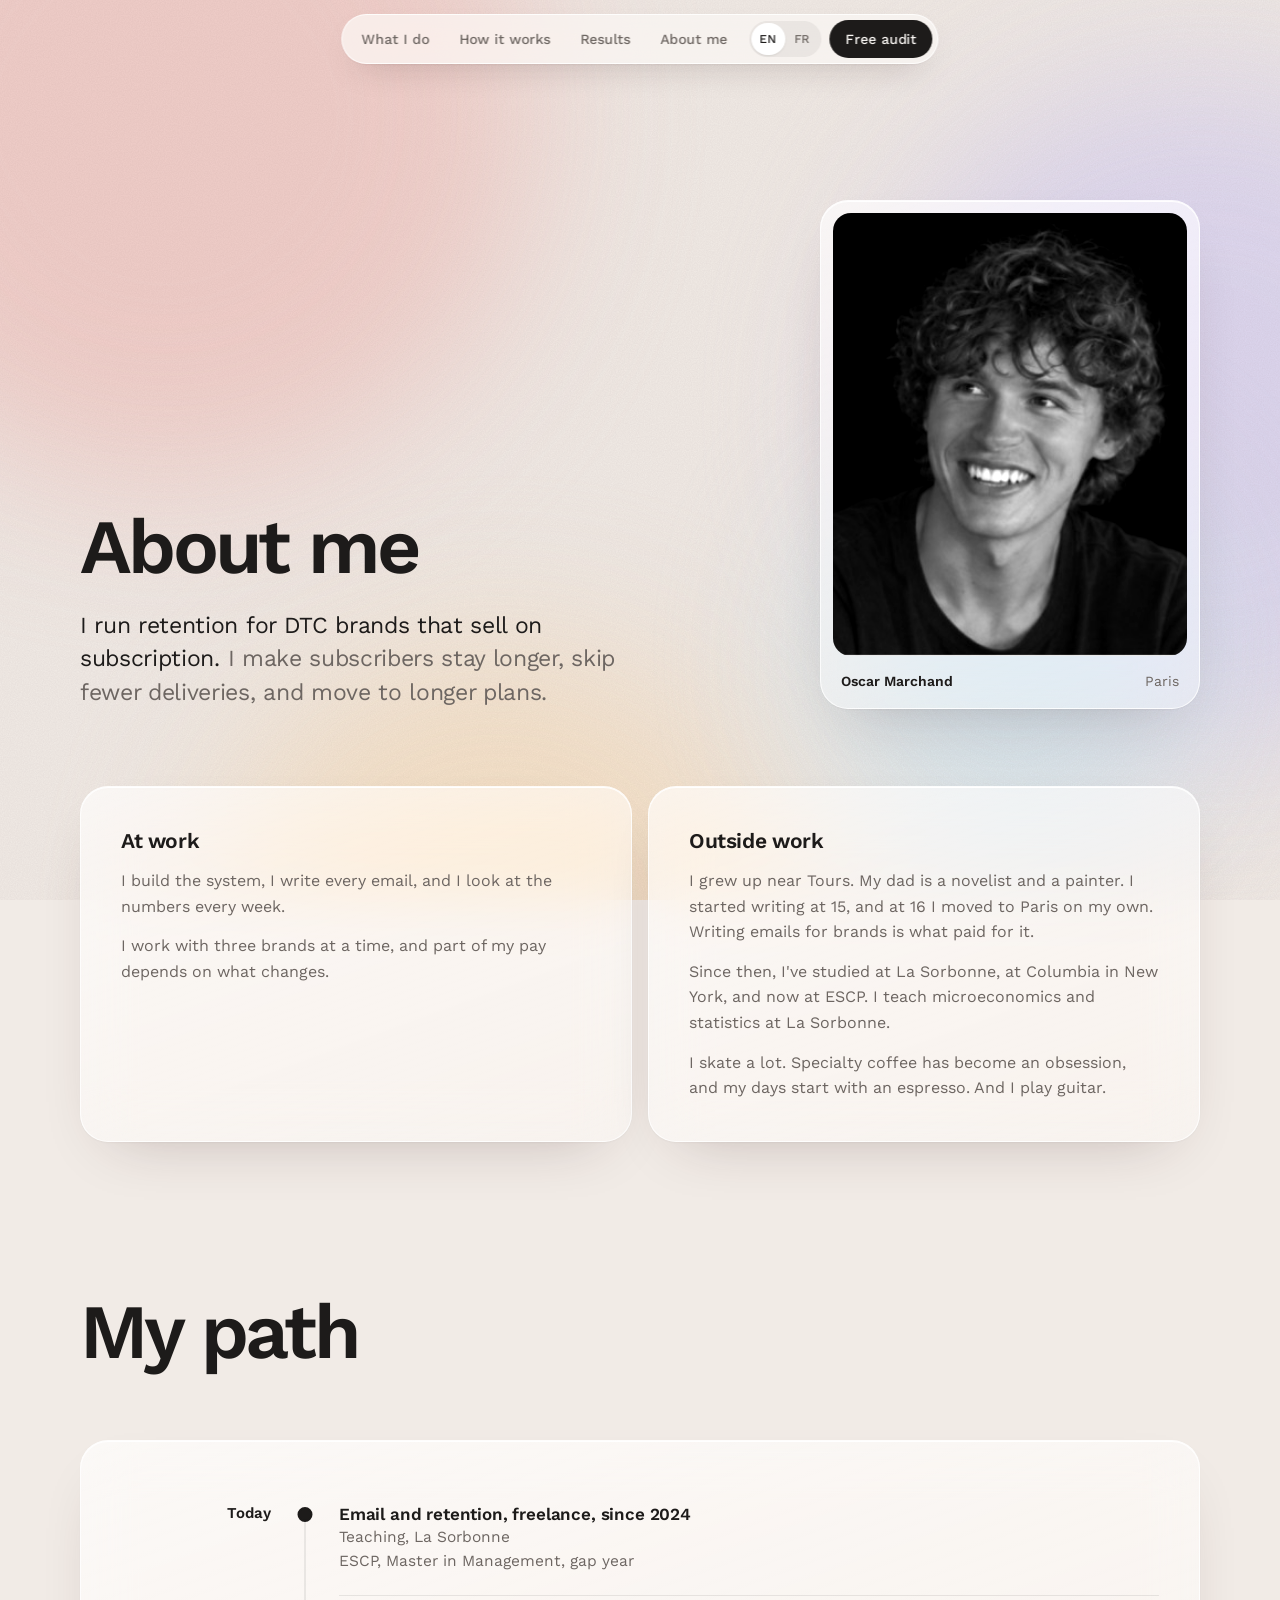
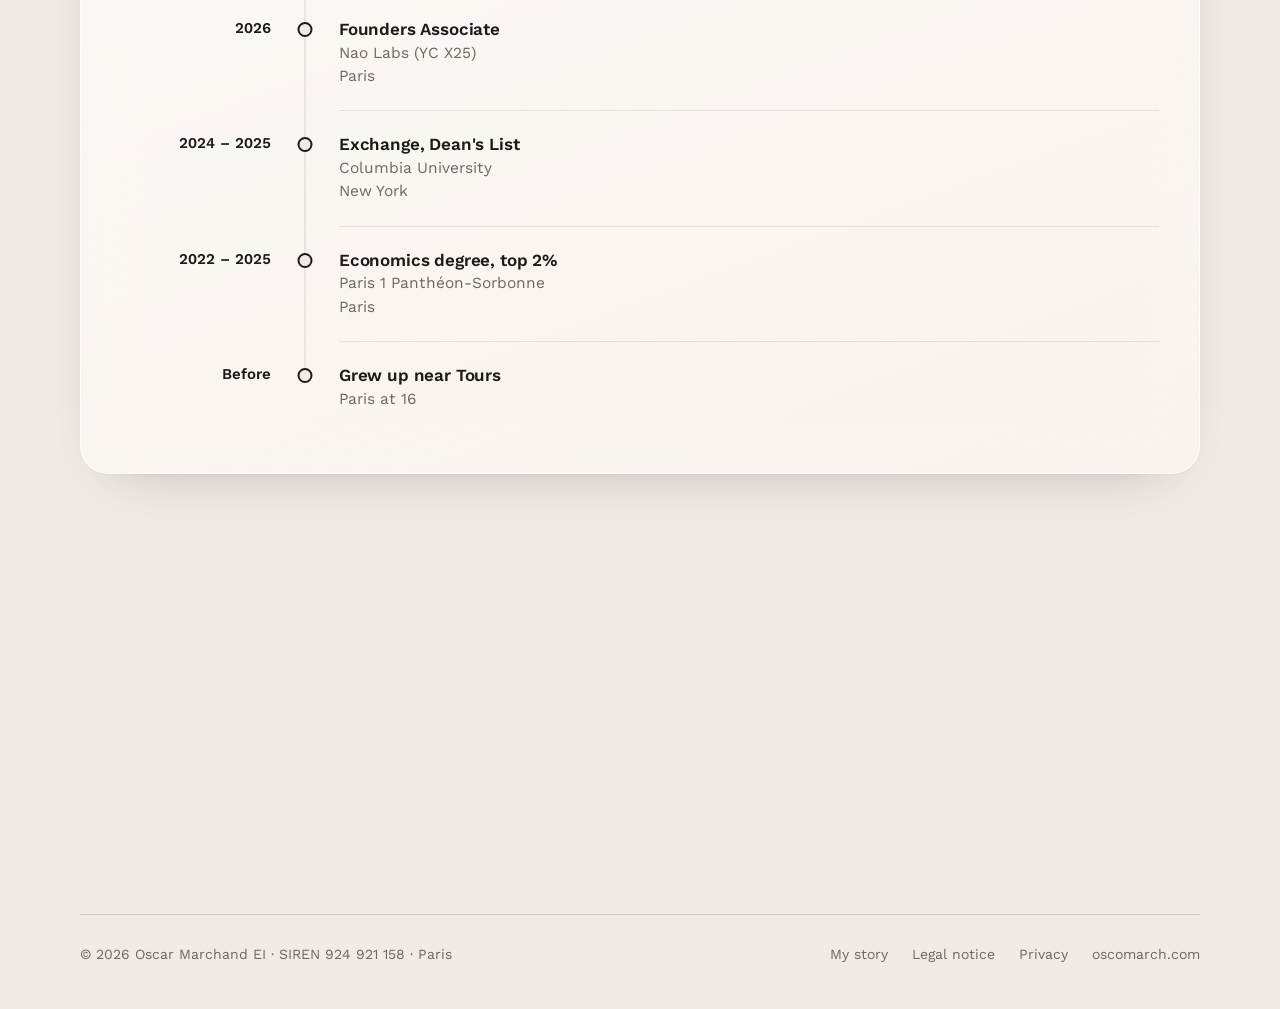
<file: about.html>
<!doctype html>
<html lang="en">
<head>
<meta charset="utf-8">
<meta name="viewport" content="width=device-width, initial-scale=1, viewport-fit=cover">
<title>About · Oscar Marchand</title>
<meta name="description" content="Who I am, what I do for DTC subscription brands, and how I got here.">
<meta property="og:title" content="About · Oscar Marchand">
<meta property="og:description" content="Who I am, what I do for DTC subscription brands, and how I got here.">
<meta property="og:image" content="https://clients.oscomarch.com/oscar.jpg">
<meta property="og:url" content="https://clients.oscomarch.com/about">
<meta name="theme-color" content="#F1EBE6">
<meta name="color-scheme" content="light only">
<meta name="format-detection" content="telephone=no">
<link rel="canonical" href="https://clients.oscomarch.com/about">
<link rel="icon" href="/favicon.svg" type="image/svg+xml">
<link rel="preload" href="/fonts/work-sans-latin-400-normal.woff2" as="font" type="font/woff2" crossorigin>
<link rel="preload" href="/fonts/work-sans-latin-600-normal.woff2" as="font" type="font/woff2" crossorigin>
<link rel="stylesheet" href="/fonts/fonts.css">
<link rel="stylesheet" href="/styles.css">
<script>document.documentElement.classList.add('js')</script>
</head>
<body>
<div class="fond" aria-hidden="true"><i class="t1"></i><i class="t2"></i><i class="t3"></i><i class="t4"></i></div>
<div class="grain" aria-hidden="true"></div>
<header class="barre">
<nav aria-label="Sections" style="display:contents"><a class="lien" href="./#offre">What I do</a><a class="lien" href="./#comment">How it works</a><a class="lien" href="./#resultats">Results</a><a class="lien" href="./#moi">About me</a></nav>
<nav class="langues" aria-label="Language"><a href="about" lang="en" hreflang="en" aria-current="true">EN</a><a href="a-propos" lang="fr" hreflang="fr" title="Français">FR</a></nav>
<button class="ouvrir" id="ouvrir" aria-expanded="false" aria-controls="feuille">Menu<i aria-hidden="true"></i></button>
<a href="./#audit" class="bouton petit">Free audit</a>
</header>
<nav class="feuille" id="feuille" aria-label="Menu"><a href="./#offre">What I do</a><a href="./#comment">How it works</a><a href="./#resultats">Results</a><a href="./#moi">About me</a><a href="./#questions">Questions</a><a href="about">My story</a><a href="./#audit" class="bouton">Get my free audit <span class="fl" aria-hidden="true">→</span></a></nav>

<main>
<section class="page-tete wrap">
<div class="duo" style="align-items:end">
<div class="tete monte"><h1 class="titre">About me</h1><p class="lead">I run retention for DTC brands that sell on subscription. <span>I make subscribers stay longer, skip fewer deliveries, and move to longer plans.</span></p></div>
<figure class="portrait verre monte"><img src="oscar.jpg" alt="Oscar Marchand" width="400" height="400"><figcaption><b>Oscar Marchand</b><span>Paris</span></figcaption></figure>
</div>
</section>

<section class="section wrap" style="padding-top:clamp(56px,6vw,88px)">
<div class="g2 monte"><div class="verre boite"><h2 class="st">At work</h2><p class="texte-gris">I build the system, I write every email, and I look at the numbers every week.</p><p class="texte-gris">I work with three brands at a time, and part of my pay depends on what changes.</p></div><div class="verre boite"><h2 class="st">Outside work</h2><p class="texte-gris">I grew up near Tours. My dad is a novelist and a painter. I started writing at 15, and at 16 I moved to Paris on my own. Writing emails for brands is what paid for it.</p><p class="texte-gris">Since then, I've studied at La Sorbonne, at Columbia in New York, and now at ESCP. I teach microeconomics and statistics at La Sorbonne.</p><p class="texte-gris">I skate a lot. Specialty coffee has become an obsession, and my days start with an espresso. And I play guitar.</p></div></div>
</section>

<section class="section wrap">
<div class="tete monte"><h2 class="titre">My path</h2></div>
<ol class="contenu verre boite parcours monte"><li><span class="date">Today</span><span class="axe" aria-hidden="true"></span><span class="quoi"><b>Email and retention, freelance, since 2024</b><span>Teaching, La Sorbonne</span><span>ESCP, Master in Management, gap year</span></span></li><li><span class="date">2026</span><span class="axe" aria-hidden="true"></span><span class="quoi"><b>Founders Associate</b><span>Nao Labs (YC X25)</span><span>Paris</span></span></li><li><span class="date">2024 – 2025</span><span class="axe" aria-hidden="true"></span><span class="quoi"><b>Exchange, Dean's List</b><span>Columbia University</span><span>New York</span></span></li><li><span class="date">2022 – 2025</span><span class="axe" aria-hidden="true"></span><span class="quoi"><b>Economics degree, top 2%</b><span>Paris 1 Panthéon-Sorbonne</span><span>Paris</span></span></li><li><span class="date">Before</span><span class="axe" aria-hidden="true"></span><span class="quoi"><b>Grew up near Tours</b><span>Paris at 16</span></span></li></ol>
</section>

<section class="section wrap">
<div class="verre boite fin monte"><div><h2 class="st" style="font-size:clamp(22px,2.4vw,28px)">Let's start with a free audit</h2><p>A video of what I would change in your retention emails, within 48&nbsp;hours.</p></div><a class="bouton" href="./#audit">Get my free audit <span class="fl" aria-hidden="true">→</span></a></div>
</section>
</main>
<footer class="pied"><div class="wrap">
<span>© 2026 Oscar Marchand EI · SIREN 924 921 158 · Paris</span>
<nav aria-label="Footer"><a href="about">My story</a><a href="mentions-legales">Legal notice</a><a href="mentions-legales#confidentialite">Privacy</a><a href="https://oscomarch.com" target="_blank" rel="noopener">oscomarch.com</a></nav>
</div></footer>
<script src="/site.js" defer></script>
</body>
</html>
</file>
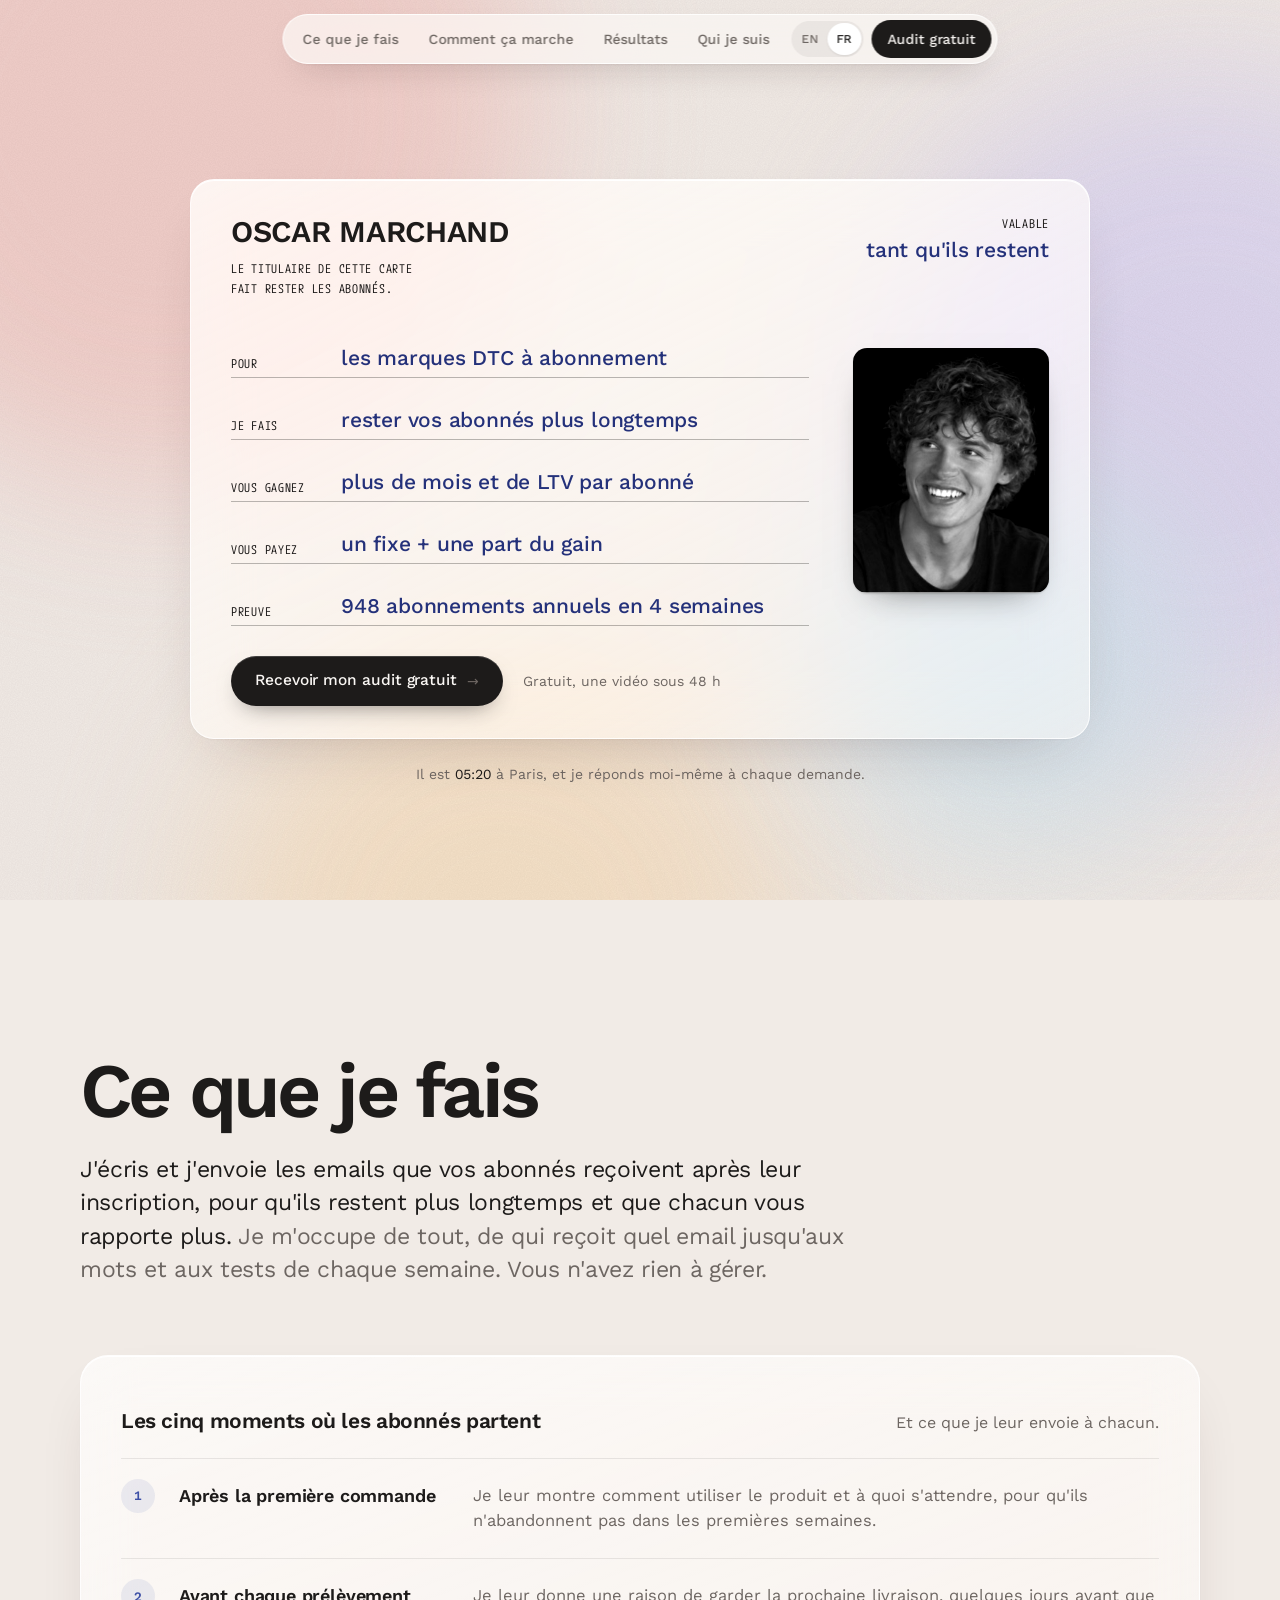
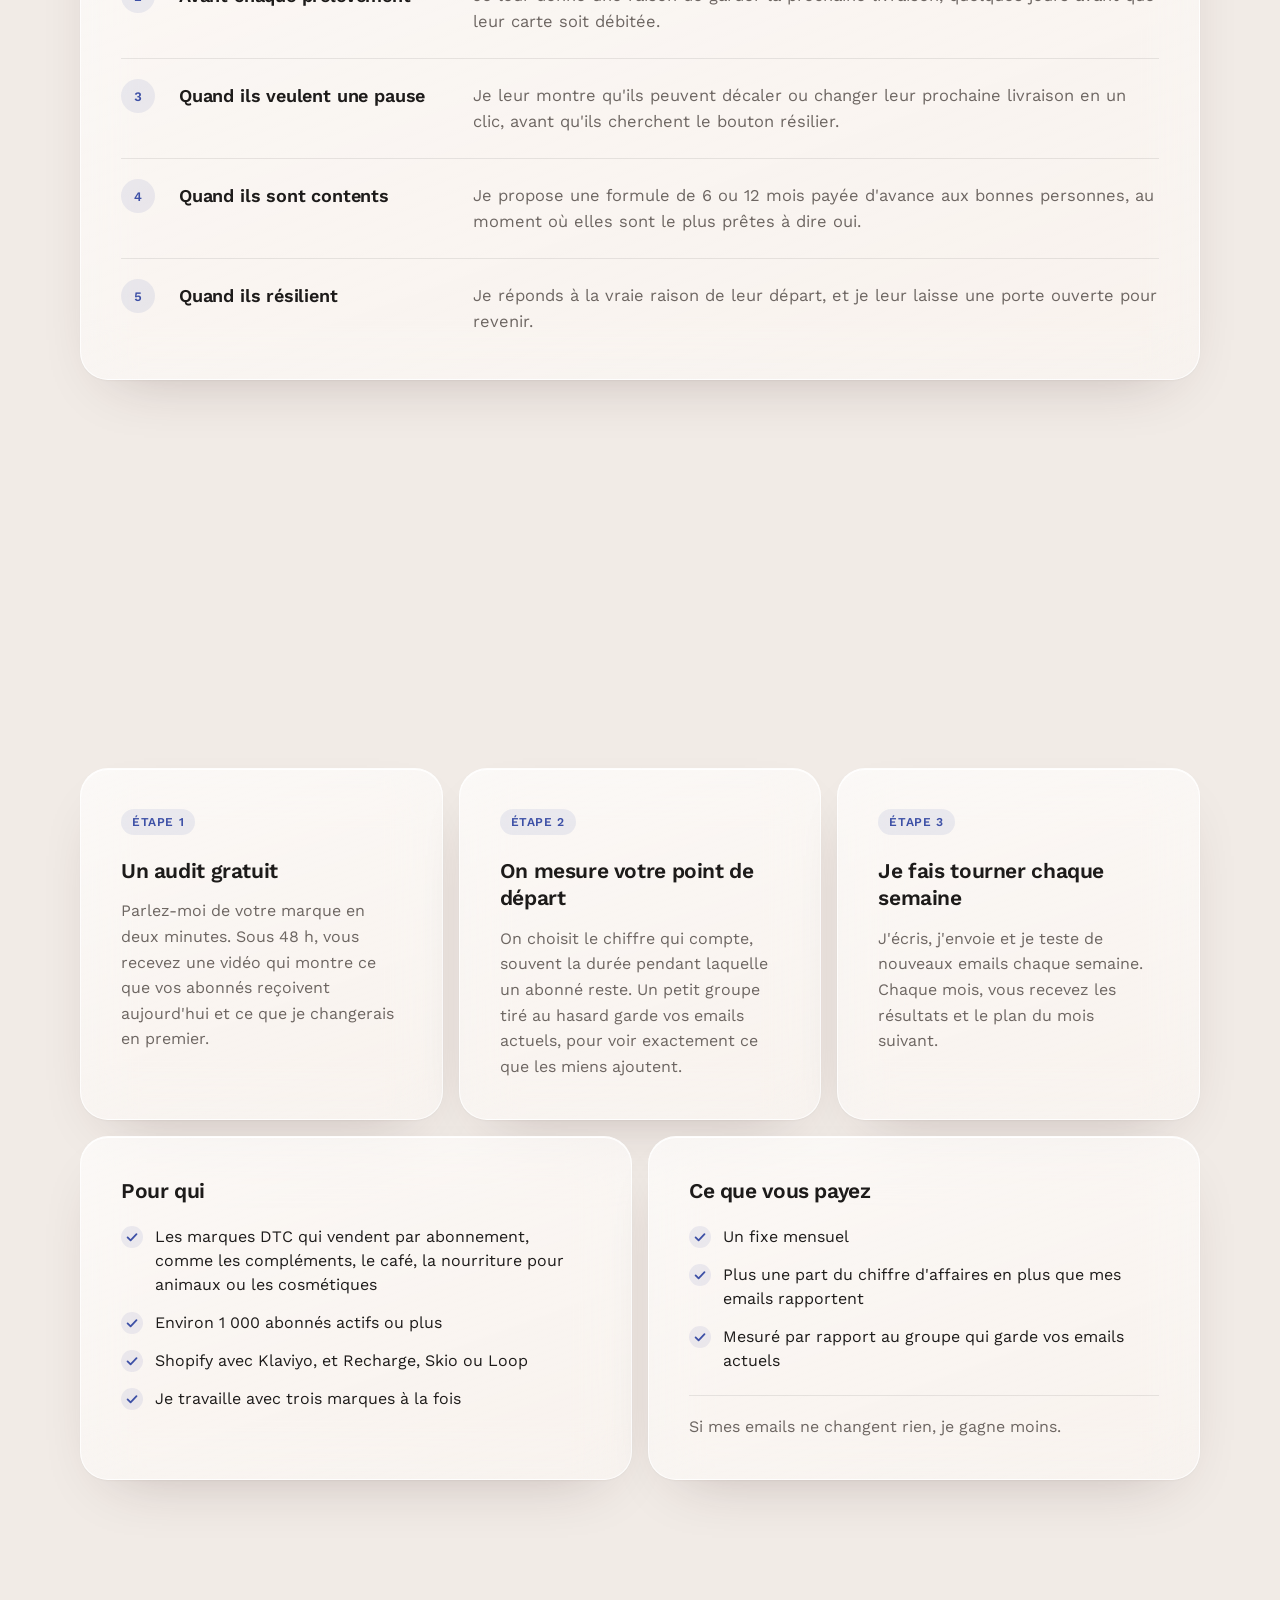
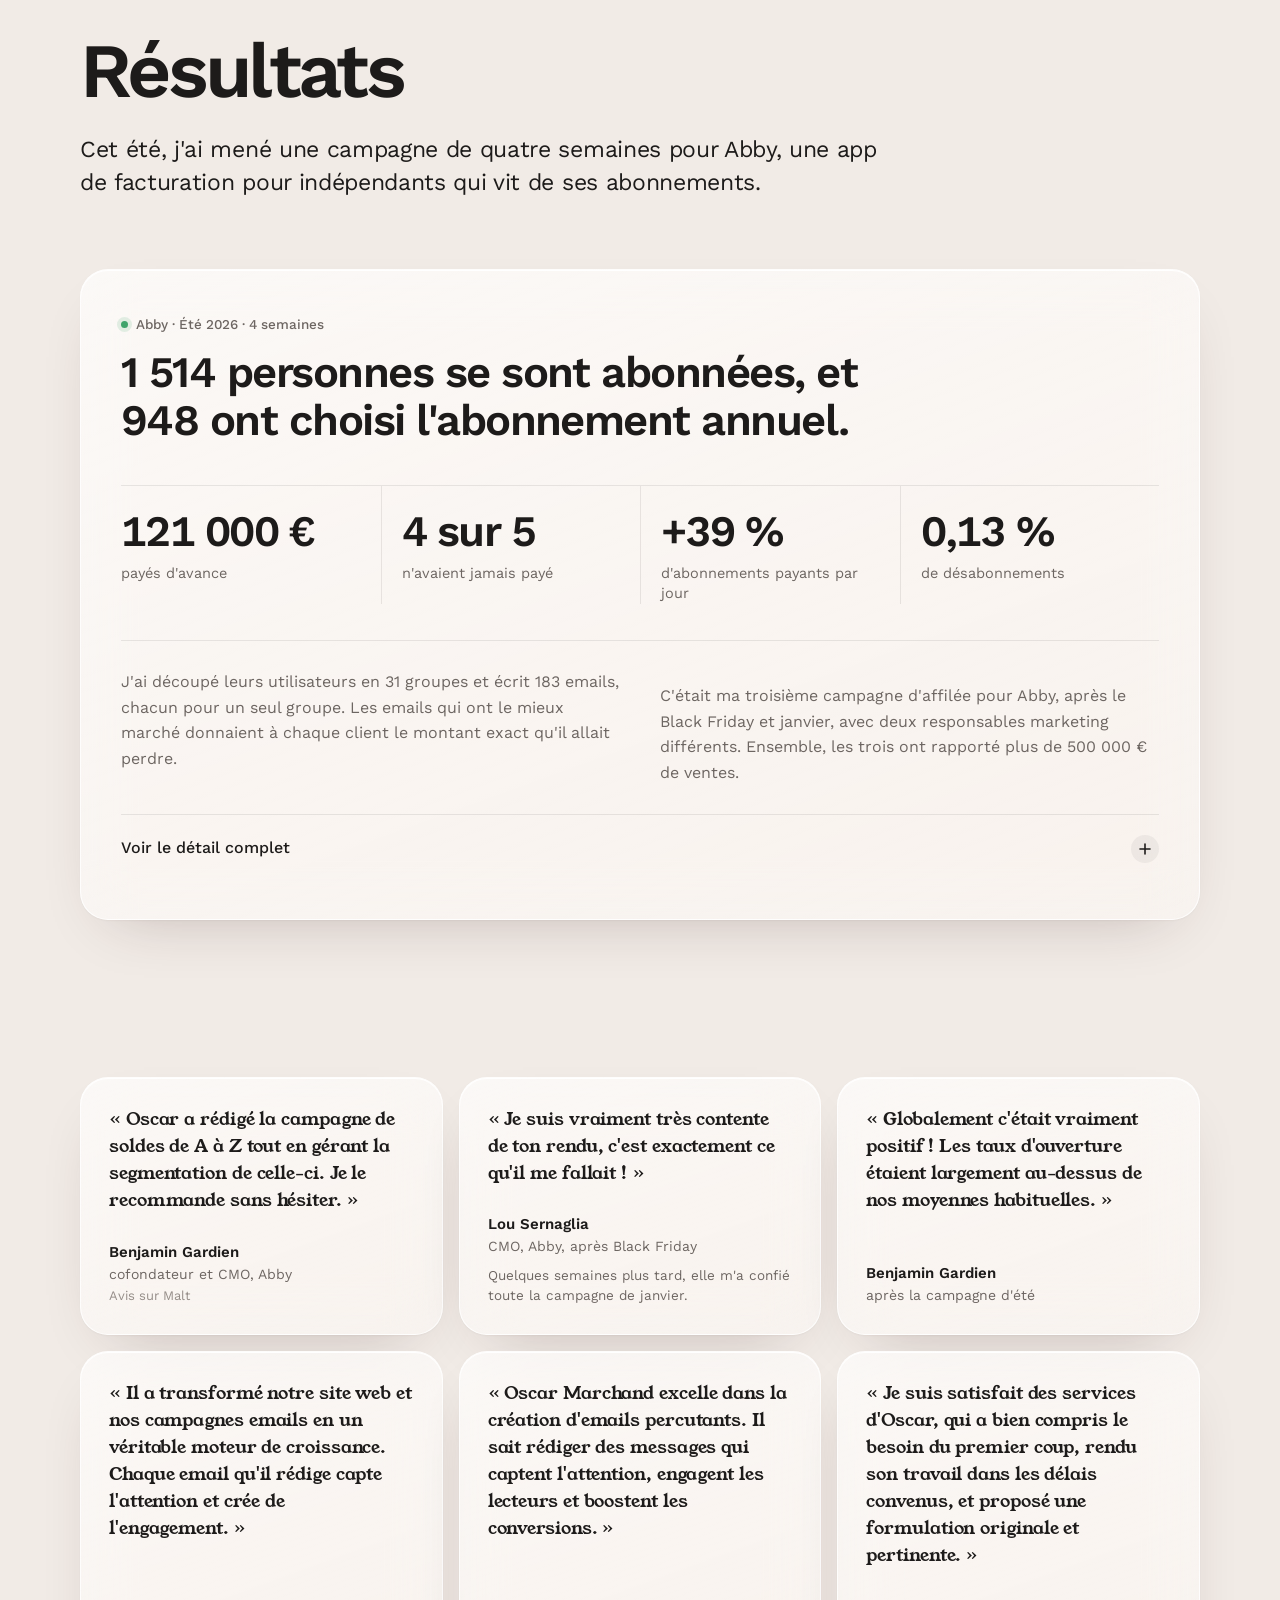
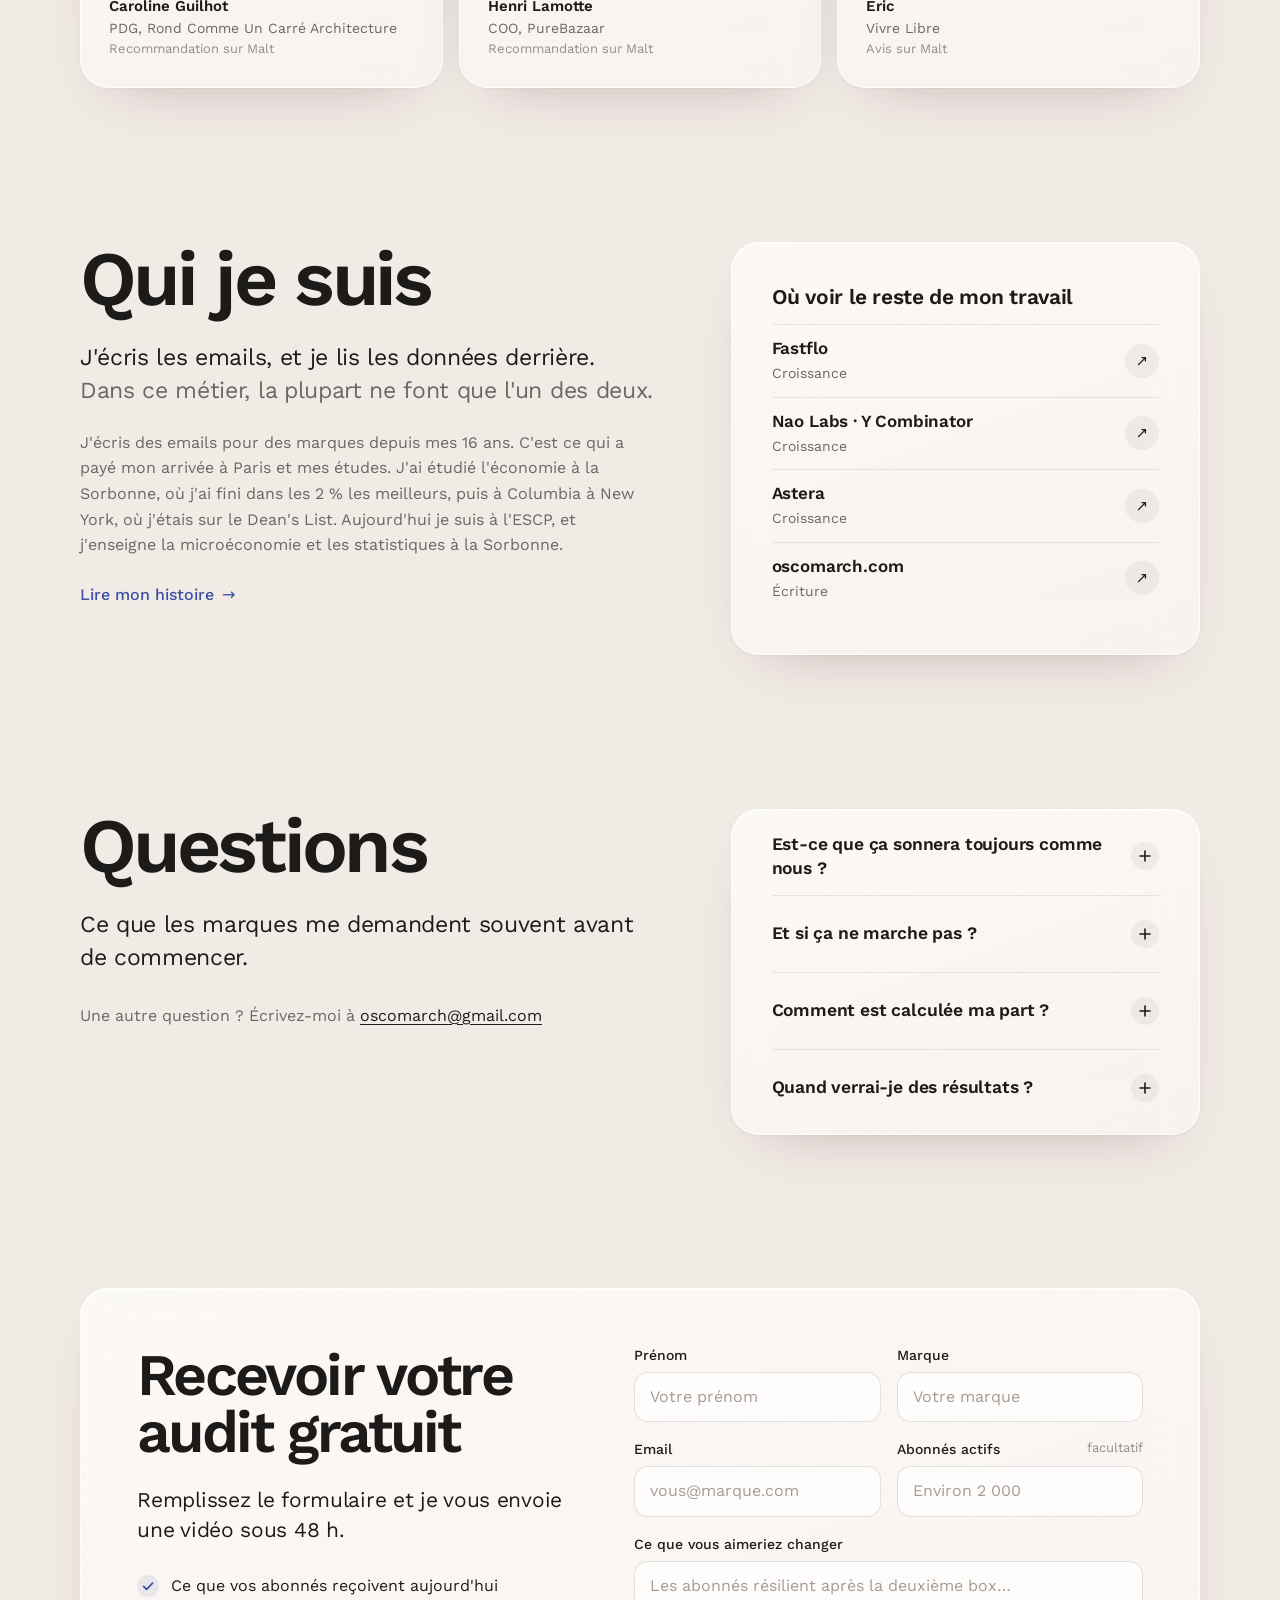
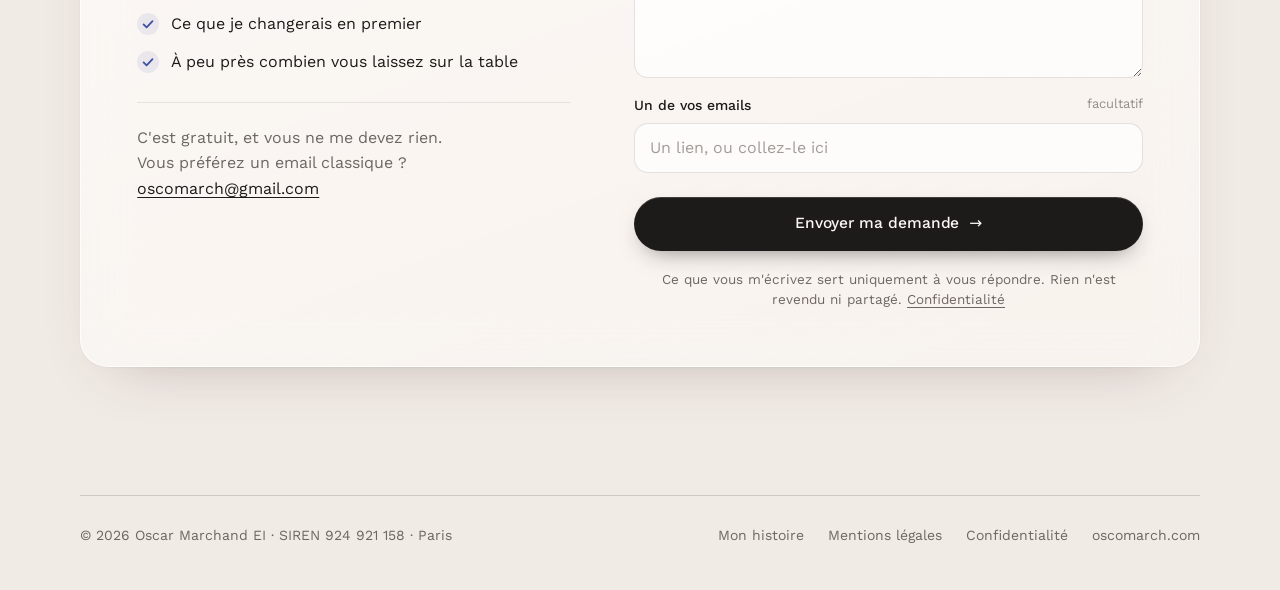
<file: fr.html>
<!doctype html>
<html lang="fr">
<head>
<meta charset="utf-8">
<meta name="viewport" content="width=device-width, initial-scale=1, viewport-fit=cover">
<title>Oscar Marchand · Rétention pour les marques DTC à abonnement</title>
<meta name="description" content="Rétention pour les marques DTC à abonnement. Je fais rester vos abonnés plus longtemps, et une partie de ma rémunération vient du chiffre d'affaires en plus.">
<meta property="og:title" content="Oscar Marchand · Rétention pour les marques DTC à abonnement">
<meta property="og:description" content="Rétention pour les marques DTC à abonnement. Je fais rester vos abonnés plus longtemps, et une partie de ma rémunération vient du chiffre d'affaires en plus.">
<meta property="og:image" content="https://clients.oscomarch.com/oscar.jpg">
<meta property="og:url" content="https://clients.oscomarch.com/fr">
<meta name="theme-color" content="#F1EBE6">
<meta name="color-scheme" content="light only">
<meta name="format-detection" content="telephone=no">
<link rel="canonical" href="https://clients.oscomarch.com/fr">
<link rel="alternate" hreflang="en" href="https://clients.oscomarch.com/">
<link rel="alternate" hreflang="fr" href="https://clients.oscomarch.com/fr">
<link rel="icon" href="/favicon.svg" type="image/svg+xml">
<link rel="preload" href="/fonts/work-sans-latin-400-normal.woff2" as="font" type="font/woff2" crossorigin>
<link rel="preload" href="/fonts/work-sans-latin-600-normal.woff2" as="font" type="font/woff2" crossorigin>
<link rel="stylesheet" href="/fonts/fonts.css">
<link rel="stylesheet" href="/styles.css">
<script>document.documentElement.classList.add('js')</script>
</head>
<body>
<div class="fond" aria-hidden="true"><i class="t1"></i><i class="t2"></i><i class="t3"></i><i class="t4"></i></div>
<div class="grain" aria-hidden="true"></div>
<header class="barre">
<nav aria-label="Sections" style="display:contents"><a class="lien" href="#offre">Ce que je fais</a><a class="lien" href="#comment">Comment ça marche</a><a class="lien" href="#resultats">Résultats</a><a class="lien" href="#moi">Qui je suis</a></nav>
<nav class="langues" aria-label="Language"><a href="./" lang="en" hreflang="en" title="English">EN</a><a href="fr" lang="fr" hreflang="fr" aria-current="true">FR</a></nav>
<button class="ouvrir" id="ouvrir" aria-expanded="false" aria-controls="feuille">Menu<i aria-hidden="true"></i></button>
<a href="#audit" class="bouton petit">Audit gratuit</a>
</header>
<nav class="feuille" id="feuille" aria-label="Menu"><a href="#offre">Ce que je fais</a><a href="#comment">Comment ça marche</a><a href="#resultats">Résultats</a><a href="#moi">Qui je suis</a><a href="#questions">Questions</a><a href="a-propos">Mon histoire</a><a href="#audit" class="bouton">Recevoir mon audit gratuit <span class="fl" aria-hidden="true">→</span></a></nav>

<main>
<section class="hero" id="haut">
<h1 class="sr">Oscar Marchand, rétention pour les marques DTC à abonnement. Je fais rester vos abonnés plus longtemps.</h1>
<article class="carte verre" id="carte">
<div class="carte-haut">
<div><p class="nom">Oscar Marchand</p><p class="titulaire">Le titulaire de cette carte<br>fait rester les abonnés.</p></div>
<p class="valide"><span>Valable</span><b>tant qu'ils restent</b></p>
</div>
<div class="corps">
<dl class="champs"><div><dt>Pour</dt><dd>les marques DTC à abonnement</dd></div><div><dt>Je fais</dt><dd>rester vos abonnés plus longtemps</dd></div><div><dt>Vous gagnez</dt><dd>plus de mois et de LTV par abonné</dd></div><div><dt>Vous payez</dt><dd>un fixe + une part du gain</dd></div><div><dt>Preuve</dt><dd>948 abonnements annuels en 4 semaines</dd></div></dl>
<figure class="photo"><img src="oscar.jpg" alt="Oscar Marchand" width="400" height="400"></figure>
</div>
<div class="carte-bas"><a href="#audit" class="bouton">Recevoir mon audit gratuit <span class="fl" aria-hidden="true">→</span></a><span>Gratuit, une vidéo sous 48&nbsp;h</span></div>
</article>
<p class="horloge">Il est <span id="heure">--:--</span> à Paris, et je réponds moi-même à chaque demande.</p>
</section>

<section class="section wrap" id="offre">
<div class="tete monte"><h2 class="titre">Ce que je fais</h2><p class="lead">J'écris et j'envoie les emails que vos abonnés reçoivent après leur inscription, pour qu'ils restent plus longtemps et que chacun vous rapporte plus. <span>Je m'occupe de tout, de qui reçoit quel email jusqu'aux mots et aux tests de chaque semaine. Vous n'avez rien à gérer.</span></p></div>
<div class="contenu verre boite monte">
<div class="moments-tete"><h3 class="st">Les cinq moments où les abonnés partent</h3><p class="texte-gris">Et ce que je leur envoie à chacun.</p></div>
<ol><li class="moment"><span class="num">1</span><h4>Après la première commande</h4><p>Je leur montre comment utiliser le produit et à quoi s'attendre, pour qu'ils n'abandonnent pas dans les premières semaines.</p></li><li class="moment"><span class="num">2</span><h4>Avant chaque prélèvement</h4><p>Je leur donne une raison de garder la prochaine livraison, quelques jours avant que leur carte soit débitée.</p></li><li class="moment"><span class="num">3</span><h4>Quand ils veulent une pause</h4><p>Je leur montre qu'ils peuvent décaler ou changer leur prochaine livraison en un clic, avant qu'ils cherchent le bouton résilier.</p></li><li class="moment"><span class="num">4</span><h4>Quand ils sont contents</h4><p>Je propose une formule de 6 ou 12 mois payée d'avance aux bonnes personnes, au moment où elles sont le plus prêtes à dire oui.</p></li><li class="moment"><span class="num">5</span><h4>Quand ils résilient</h4><p>Je réponds à la vraie raison de leur départ, et je leur laisse une porte ouverte pour revenir.</p></li></ol>
</div>
</section>

<section class="section wrap" id="comment">
<div class="tete monte"><h2 class="titre">Comment ça marche</h2><p class="lead">On commence par un audit gratuit. Ensuite je m'occupe de tout, et chaque mois vous voyez ce que ça a rapporté.</p></div>
<div class="contenu">
<ol class="g3 monte"><li class="etape verre boite"><span class="pastille">Étape 1</span><h3 class="st">Un audit gratuit</h3><p>Parlez-moi de votre marque en deux minutes. Sous 48&nbsp;h, vous recevez une vidéo qui montre ce que vos abonnés reçoivent aujourd'hui et ce que je changerais en premier.</p></li><li class="etape verre boite"><span class="pastille">Étape 2</span><h3 class="st">On mesure votre point de départ</h3><p>On choisit le chiffre qui compte, souvent la durée pendant laquelle un abonné reste. Un petit groupe tiré au hasard garde vos emails actuels, pour voir exactement ce que les miens ajoutent.</p></li><li class="etape verre boite"><span class="pastille">Étape 3</span><h3 class="st">Je fais tourner chaque semaine</h3><p>J'écris, j'envoie et je teste de nouveaux emails chaque semaine. Chaque mois, vous recevez les résultats et le plan du mois suivant.</p></li></ol>
<div class="g2 monte">
<div class="verre boite colonne" id="pourqui"><h3 class="st">Pour qui</h3><ul class="coches"><li><svg viewBox="0 0 22 22" aria-hidden="true"><circle class="coche-c" cx="11" cy="11" r="11"/><path class="coche-t" d="M6.6 11.4l3 3 5.9-6.2"/></svg><span>Les marques DTC qui vendent par abonnement, comme les compléments, le café, la nourriture pour animaux ou les cosmétiques</span></li><li><svg viewBox="0 0 22 22" aria-hidden="true"><circle class="coche-c" cx="11" cy="11" r="11"/><path class="coche-t" d="M6.6 11.4l3 3 5.9-6.2"/></svg><span>Environ 1&nbsp;000 abonnés actifs ou plus</span></li><li><svg viewBox="0 0 22 22" aria-hidden="true"><circle class="coche-c" cx="11" cy="11" r="11"/><path class="coche-t" d="M6.6 11.4l3 3 5.9-6.2"/></svg><span>Shopify avec Klaviyo, et Recharge, Skio ou Loop</span></li><li><svg viewBox="0 0 22 22" aria-hidden="true"><circle class="coche-c" cx="11" cy="11" r="11"/><path class="coche-t" d="M6.6 11.4l3 3 5.9-6.2"/></svg><span>Je travaille avec trois marques à la fois</span></li></ul></div>
<div class="verre boite colonne" id="prix"><h3 class="st">Ce que vous payez</h3><ul class="coches"><li><svg viewBox="0 0 22 22" aria-hidden="true"><circle class="coche-c" cx="11" cy="11" r="11"/><path class="coche-t" d="M6.6 11.4l3 3 5.9-6.2"/></svg><span>Un fixe mensuel</span></li><li><svg viewBox="0 0 22 22" aria-hidden="true"><circle class="coche-c" cx="11" cy="11" r="11"/><path class="coche-t" d="M6.6 11.4l3 3 5.9-6.2"/></svg><span>Plus une part du chiffre d'affaires en plus que mes emails rapportent</span></li><li><svg viewBox="0 0 22 22" aria-hidden="true"><circle class="coche-c" cx="11" cy="11" r="11"/><path class="coche-t" d="M6.6 11.4l3 3 5.9-6.2"/></svg><span>Mesuré par rapport au groupe qui garde vos emails actuels</span></li></ul><p class="boite-pied">Si mes emails ne changent rien, je gagne moins.</p></div>
</div>
</div>
</section>

<section class="section wrap" id="resultats">
<div class="tete monte"><h2 class="titre">Résultats</h2><p class="lead">Cet été, j'ai mené une campagne de quatre semaines pour Abby, une app de facturation pour indépendants qui vit de ses abonnements.</p></div>
<article class="contenu verre boite monte">
<p class="etiquette">Abby · Été 2026 · 4 semaines</p>
<p class="grand">1&nbsp;514 personnes se sont abonnées, et 948 ont choisi l'abonnement annuel.</p>
<div class="stats"><div><b>121&nbsp;000&nbsp;€</b><span>payés d'avance</span></div><div><b>4 sur 5</b><span>n'avaient jamais payé</span></div><div><b>+39&nbsp;%</b><span>d'abonnements payants par jour</span></div><div><b>0,13&nbsp;%</b><span>de désabonnements</span></div></div>
<div class="cas-texte"><p>J'ai découpé leurs utilisateurs en 31 groupes et écrit 183 emails, chacun pour un seul groupe. Les emails qui ont le mieux marché donnaient à chaque client le montant exact qu'il allait perdre.</p><p>C'était ma troisième campagne d'affilée pour Abby, après le Black Friday et janvier, avec deux responsables marketing différents. Ensemble, les trois ont rapporté plus de 500&nbsp;000&nbsp;€ de ventes.</p></div>
<details class="detail">
<summary>Voir le détail complet</summary>
<p>Abby est une app de facturation pour les indépendants. Elle vit de ses abonnements, donc elle a le même problème que vous. Faire payer quelqu'un une fois est difficile, et c'est en le gardant qu'on gagne de l'argent.</p>
<p>Cet été, l'objectif était de faire passer les utilisateurs gratuits au payant, et d'en emmener le plus possible vers l'abonnement annuel.</p>
<h3>Les chiffres</h3>
<div class="chiffres">
<div><b>4 semaines</b><span>de campagne</span></div>
<div><b>31</b><span>segments, chacun avec ses propres emails</span></div>
<div><b>183</b><span>emails envoyés, sur 205 écrits</span></div>
<div><b>128&nbsp;877</b><span>envois, 99,81&nbsp;% délivrés</span></div>
<div><b>1&nbsp;514</b><span>nouveaux abonnés</span></div>
<div><b>1&nbsp;197</b><span>d'entre eux payaient pour la première fois</span></div>
<div><b>57,3 par jour</b><span>nouveaux abonnements payants, contre 41,2 le mois d'avant</span></div>
<div><b>132&nbsp;187&nbsp;€</b><span>encaissés</span></div>
<div><b>948</b><span>abonnements annuels, 92&nbsp;% de l'argent</span></div>
<div><b>0,13&nbsp;%</b><span>de désabonnements</span></div>
</div>
<h3>Ce qui a marché</h3>
<p>Deux objets ont fait l'essentiel du travail, <span class="objet">«&nbsp;Bloquez votre prix avant qu'il ne remonte.&nbsp;»</span> et <span class="objet">«&nbsp;37,80&nbsp;€ qui dorment sur votre abonnement.&nbsp;»</span> Parmi ceux qui les ont ouverts, 21,3&nbsp;% et 17,8&nbsp;% ont cliqué, contre 3,99&nbsp;% en moyenne sur la campagne.</p>
<p>Les deux font la même chose. Ils chiffrent exactement ce que le lecteur est en train de perdre. Personne n'aime laisser de l'argent sur la table.</p>
<h3>Ce qui n'a pas marché</h3>
<p>Un email a été ouvert par presque la moitié des gens qui l'ont reçu (49,7&nbsp;%), mais presque personne n'a cliqué (1,9&nbsp;%). L'objet promettait plus que ce que l'email donnait. Un gros taux d'ouverture ne veut rien dire tout seul, et je préfère vous le dire que le cacher.</p>
<h3>Ce que je ne prétends pas</h3>
<p>C'est une comparaison avec le mois d'avant, pas un test contrôlé. Une partie de ces gens se seraient abonnés quand même. Et la plupart des outils d'emailing sont généreux quand ils comptent les ventes venues d'un email.</p>
<p>C'est justement pour ça qu'avec vous, un petit groupe de clients ne reçoit pas les nouveaux emails dès le premier jour. Comme ça, le chiffre qu'on regarde est le vrai.</p>
</details>
</article>
<h3 class="avis-tete monte">Ce qu'en disent mes clients</h3>
<div class="monte"><div class="avis" id="avis"><figure class="verre"><blockquote>«&nbsp;Oscar a rédigé la campagne de soldes de A à Z tout en gérant la segmentation de celle-ci. Je le recommande sans hésiter.&nbsp;»</blockquote><figcaption><b>Benjamin Gardien</b><span>cofondateur et CMO, Abby</span><small>Avis sur Malt</small></figcaption></figure><figure class="verre"><blockquote>«&nbsp;Je suis vraiment très contente de ton rendu, c'est exactement ce qu'il me fallait&nbsp;!&nbsp;»</blockquote><figcaption><b>Lou Sernaglia</b><span>CMO, Abby, après Black Friday</span><em>Quelques semaines plus tard, elle m'a confié toute la campagne de janvier.</em></figcaption></figure><figure class="verre"><blockquote>«&nbsp;Globalement c'était vraiment positif&nbsp;! Les taux d'ouverture étaient largement au-dessus de nos moyennes habituelles.&nbsp;»</blockquote><figcaption><b>Benjamin Gardien</b><span>après la campagne d'été</span></figcaption></figure><figure class="verre"><blockquote>«&nbsp;Il a transformé notre site web et nos campagnes emails en un véritable moteur de croissance. Chaque email qu'il rédige capte l'attention et crée de l'engagement.&nbsp;»</blockquote><figcaption><b>Caroline Guilhot</b><span>PDG, Rond Comme Un Carré Architecture</span><small>Recommandation sur Malt</small></figcaption></figure><figure class="verre"><blockquote>«&nbsp;Oscar Marchand excelle dans la création d'emails percutants. Il sait rédiger des messages qui captent l'attention, engagent les lecteurs et boostent les conversions.&nbsp;»</blockquote><figcaption><b>Henri Lamotte</b><span>COO, PureBazaar</span><small>Recommandation sur Malt</small></figcaption></figure><figure class="verre"><blockquote>«&nbsp;Je suis satisfait des services d'Oscar, qui a bien compris le besoin du premier coup, rendu son travail dans les délais convenus, et proposé une formulation originale et pertinente.&nbsp;»</blockquote><figcaption><b>Eric</b><span>Vivre Libre</span><small>Avis sur Malt</small></figcaption></figure></div></div>
</section>

<section class="section wrap" id="moi">
<div class="duo">
<div class="monte">
<div class="tete"><h2 class="titre">Qui je suis</h2><p class="lead">J'écris les emails, et je lis les données derrière. <span>Dans ce métier, la plupart ne font que l'un des deux.</span></p></div>
<p>J'écris des emails pour des marques depuis mes 16 ans. C'est ce qui a payé mon arrivée à Paris et mes études. J'ai étudié l'économie à la Sorbonne, où j'ai fini dans les 2&nbsp;% les meilleurs, puis à Columbia à New York, où j'étais sur le Dean's List. Aujourd'hui je suis à l'ESCP, et j'enseigne la microéconomie et les statistiques à la Sorbonne.</p>
<a class="lien-texte" href="a-propos">Lire mon histoire <span class="fl" aria-hidden="true">→</span></a>
</div>
<div class="verre boite monte"><h3 class="st">Où voir le reste de mon travail</h3><ul class="liens"><li><a href="https://fastflo.ai" target="_blank" rel="noopener"><span><b>Fastflo</b><small>Croissance</small></span><span class="fl" aria-hidden="true">↗</span></a></li><li><a href="https://getnao.io" target="_blank" rel="noopener"><span><b>Nao Labs · Y Combinator</b><small>Croissance</small></span><span class="fl" aria-hidden="true">↗</span></a></li><li><a href="https://astera.holdings" target="_blank" rel="noopener"><span><b>Astera</b><small>Croissance</small></span><span class="fl" aria-hidden="true">↗</span></a></li><li><a href="https://oscomarch.com" target="_blank" rel="noopener"><span><b>oscomarch.com</b><small>Écriture</small></span><span class="fl" aria-hidden="true">↗</span></a></li></ul></div>
</div>
</section>

<section class="section wrap" id="questions">
<div class="duo">
<div class="tete monte"><h2 class="titre">Questions</h2><p class="lead">Ce que les marques me demandent souvent avant de commencer.</p><p class="autre">Une autre question&nbsp;? Écrivez-moi à <a href="mailto:oscomarch@gmail.com">oscomarch@gmail.com</a></p></div>
<div class="faq verre boite monte"><details>
<summary>Est-ce que ça sonnera toujours comme nous&nbsp;?</summary>
<p>Oui. Je lis tout ce que vous avez écrit avant, et je parle à vos clients. Si ça ne sonne pas comme vous, ça ne part pas.</p>
</details><details>
<summary>Et si ça ne marche pas&nbsp;?</summary>
<p>Vous le verrez dans les chiffres, parce qu'on mesure dès le premier jour. Vous ne payez alors que le fixe, et vous pouvez arrêter après les premiers mois.</p>
</details><details>
<summary>Comment est calculée ma part&nbsp;?</summary>
<p>Elle se calcule sur ce que les emails rapportent au-dessus du point de départ fixé ensemble, comparé au groupe qui garde vos emails actuels. Vous ne payez donc que ce qu'ils ajoutent vraiment.</p>
</details><details>
<summary>Quand verrai-je des résultats&nbsp;?</summary>
<p>Les premiers envois partent le premier mois. Les vrais progrès se voient après deux ou trois mois, quand le système a assez appris sur vos clients.</p>
</details></div>
</div>
</section>

<section class="section wrap" id="audit">
<div class="audit verre monte">
<div>
<h2 class="titre">Recevoir votre audit gratuit</h2>
<p class="lead">Remplissez le formulaire et je vous envoie une vidéo sous 48&nbsp;h.</p>
<ul class="coches"><li><svg viewBox="0 0 22 22" aria-hidden="true"><circle class="coche-c" cx="11" cy="11" r="11"/><path class="coche-t" d="M6.6 11.4l3 3 5.9-6.2"/></svg><span>Ce que vos abonnés reçoivent aujourd'hui</span></li><li><svg viewBox="0 0 22 22" aria-hidden="true"><circle class="coche-c" cx="11" cy="11" r="11"/><path class="coche-t" d="M6.6 11.4l3 3 5.9-6.2"/></svg><span>Ce que je changerais en premier</span></li><li><svg viewBox="0 0 22 22" aria-hidden="true"><circle class="coche-c" cx="11" cy="11" r="11"/><path class="coche-t" d="M6.6 11.4l3 3 5.9-6.2"/></svg><span>À peu près combien vous laissez sur la table</span></li></ul>
<p class="audit-fin">C'est gratuit, et vous ne me devez rien.<br>Vous préférez un email classique&nbsp;? <a href="mailto:oscomarch@gmail.com">oscomarch@gmail.com</a></p>
</div>
<div>
<form class="formulaire" id="form-audit" novalidate>
<p class="champ"><label for="f-prenom">Prénom</label><input id="f-prenom" name="prenom" type="text" placeholder="Votre prénom" autocomplete="given-name" required></p><p class="champ"><label for="f-marque">Marque</label><input id="f-marque" name="marque" type="text" placeholder="Votre marque" autocomplete="organization" required></p><p class="champ"><label for="f-email">Email</label><input id="f-email" name="email" type="email" placeholder="vous@marque.com" autocomplete="email" required></p><p class="champ"><label for="f-audience">Abonnés actifs<small>facultatif</small></label><input id="f-audience" name="audience" type="text" placeholder="Environ 2 000" autocomplete="off" inputmode="numeric"></p><p class="champ large"><label for="f-envie">Ce que vous aimeriez changer</label><textarea id="f-envie" name="envie" rows="4" placeholder="Les abonnés résilient après la deuxième box…" required></textarea></p><p class="champ large"><label for="f-exemple">Un de vos emails<small>facultatif</small></label><input id="f-exemple" name="exemple" type="text" placeholder="Un lien, ou collez-le ici" autocomplete="off"></p>
<label class="pot" for="f-honey">Leave empty</label><input class="pot" id="f-honey" name="_honey" tabindex="-1" autocomplete="off">
<p class="erreur" id="erreur" role="alert" hidden></p>
<p class="envoyer"><button type="submit" class="bouton" id="bouton-envoyer">Envoyer ma demande <span class="fl" aria-hidden="true">→</span></button></p>
<p class="prive">Ce que vous m'écrivez sert uniquement à vous répondre. Rien n'est revendu ni partagé. <a href="mentions-legales#confidentialite">Confidentialité</a></p>
</form>
<div class="envoi" id="envoi" hidden><svg viewBox="0 0 56 56" aria-hidden="true"><circle class="coche-c" cx="28" cy="28" r="28"/><path class="coche-t" d="M18 28.8l7 7 13.5-14" style="stroke-width:2.4"/></svg><b>Demande reçue.</b><p>Je la lis et je vous réponds en vidéo sous 48&nbsp;h.</p></div>
</div>
</div>
</section>
</main>
<footer class="pied"><div class="wrap">
<span>© 2026 Oscar Marchand EI · SIREN 924 921 158 · Paris</span>
<nav aria-label="Footer"><a href="a-propos">Mon histoire</a><a href="mentions-legales">Mentions légales</a><a href="mentions-legales#confidentialite">Confidentialité</a><a href="https://oscomarch.com" target="_blank" rel="noopener">oscomarch.com</a></nav>
</div></footer>
<script>window.TXT = {"locale": "fr-FR", "manque": "Il manque votre prénom, votre marque, ce que vous aimeriez changer, ou un email valide.", "envoi": "Envoi…", "rate": "La demande n'est pas partie. Vous pouvez ", "lien": "l'envoyer depuis votre propre email", "fin": ", elle est déjà écrite.", "sujet": "Nouvelle demande (FR) · ", "lettre_tete": "Bonjour Oscar,", "l_nom": "Prénom", "l_marque": "Marque", "l_email": "Email", "l_abo": "Abonnés actifs", "l_envie": "J'aimerais changer", "l_ex": "Un de nos emails", "l_fin": "Merci"};</script>
<script src="/site.js" defer></script>
</body>
</html>
</file>
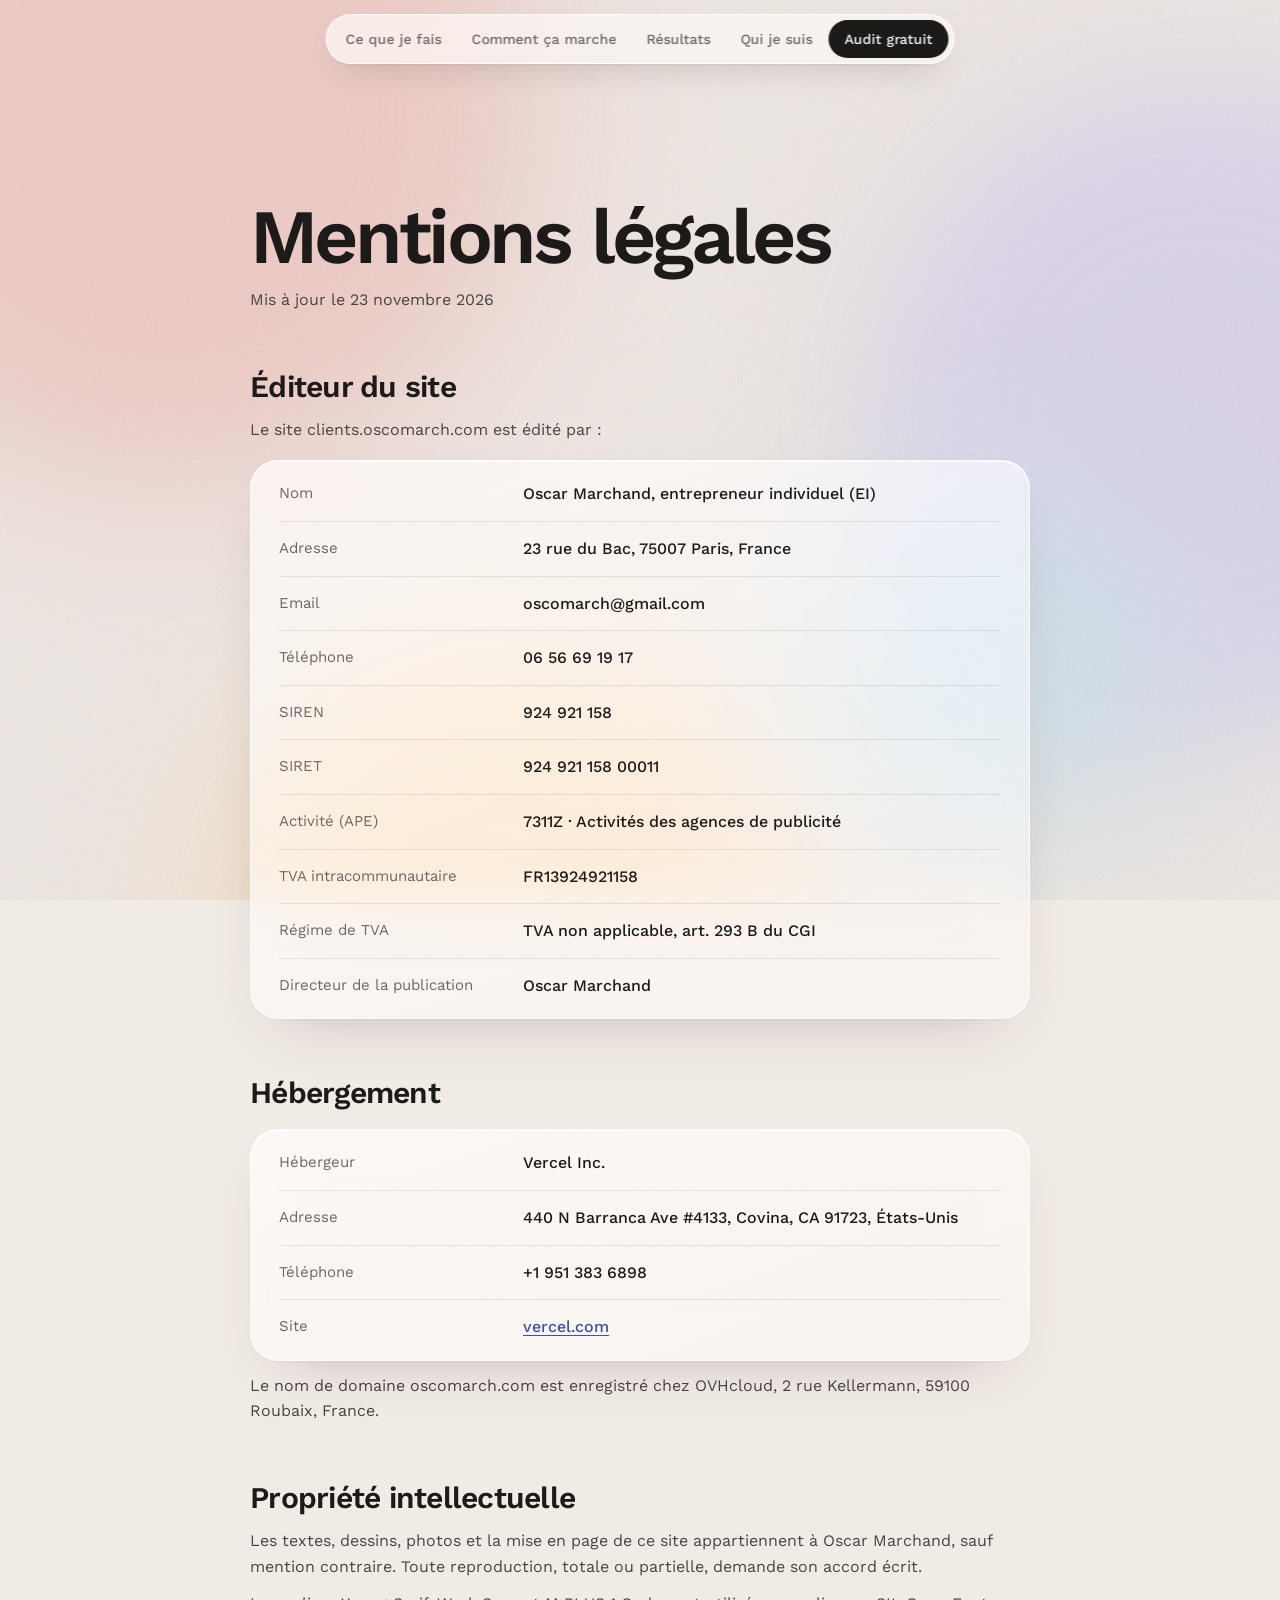
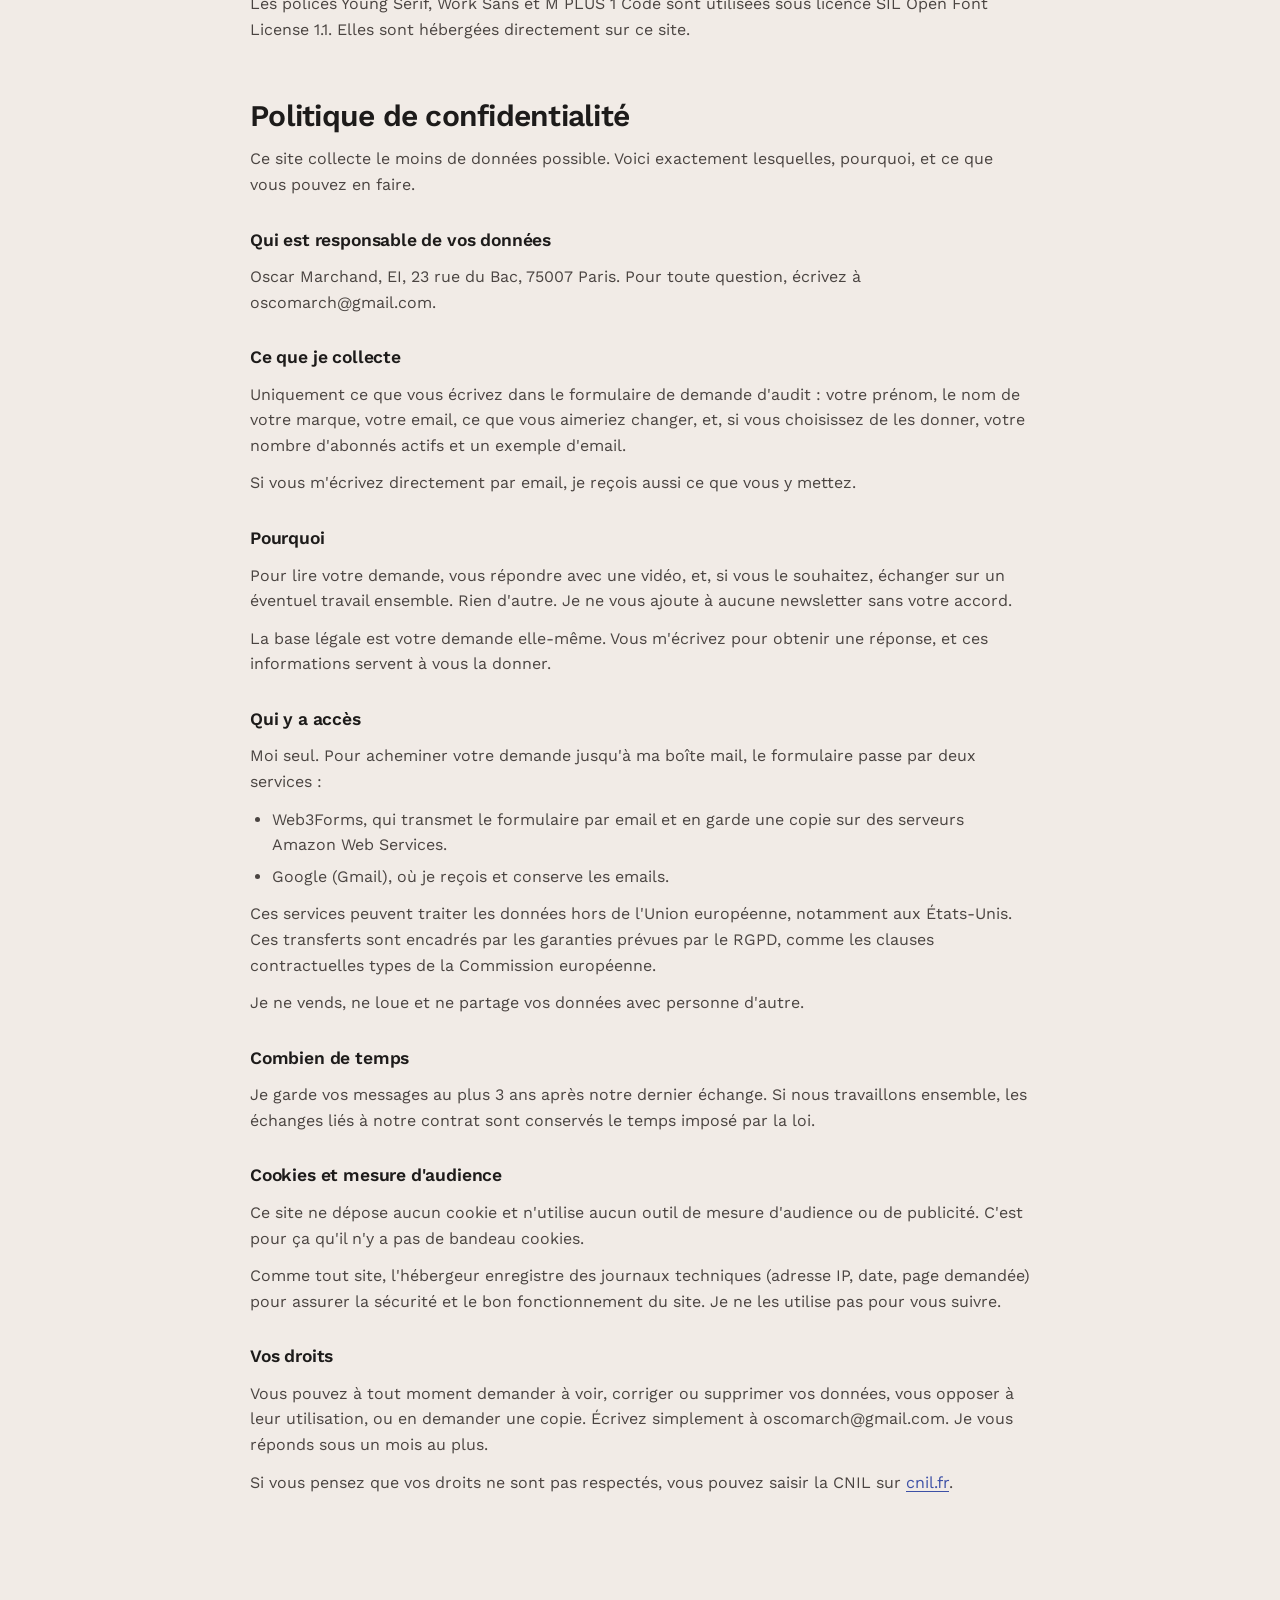
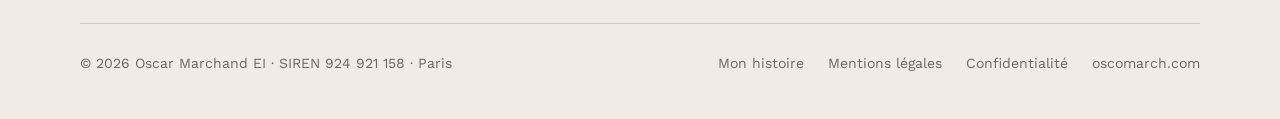
<file: mentions-legales.html>
<!doctype html>
<html lang="fr">
<head>
<meta charset="utf-8">
<meta name="viewport" content="width=device-width, initial-scale=1, viewport-fit=cover">
<title>Mentions légales · Oscar Marchand</title>
<meta name="description" content="Mentions légales et politique de confidentialité de clients.oscomarch.com.">
<meta property="og:title" content="Mentions légales · Oscar Marchand">
<meta property="og:description" content="Mentions légales et politique de confidentialité de clients.oscomarch.com.">
<meta property="og:image" content="https://clients.oscomarch.com/oscar.jpg">
<meta property="og:url" content="https://clients.oscomarch.com/mentions-legales">
<meta name="theme-color" content="#F1EBE6">
<meta name="color-scheme" content="light only">
<meta name="format-detection" content="telephone=no">
<link rel="canonical" href="https://clients.oscomarch.com/mentions-legales">
<link rel="icon" href="/favicon.svg" type="image/svg+xml">
<link rel="preload" href="/fonts/work-sans-latin-400-normal.woff2" as="font" type="font/woff2" crossorigin>
<link rel="preload" href="/fonts/work-sans-latin-600-normal.woff2" as="font" type="font/woff2" crossorigin>
<link rel="stylesheet" href="/fonts/fonts.css">
<link rel="stylesheet" href="/styles.css">
<script>document.documentElement.classList.add('js')</script>
</head>
<body>
<div class="fond" aria-hidden="true"><i class="t1"></i><i class="t2"></i><i class="t3"></i><i class="t4"></i></div>
<div class="grain" aria-hidden="true"></div>
<header class="barre">
<nav aria-label="Sections" style="display:contents"><a class="lien" href="fr#offre">Ce que je fais</a><a class="lien" href="fr#comment">Comment ça marche</a><a class="lien" href="fr#resultats">Résultats</a><a class="lien" href="fr#moi">Qui je suis</a></nav>

<button class="ouvrir" id="ouvrir" aria-expanded="false" aria-controls="feuille">Menu<i aria-hidden="true"></i></button>
<a href="fr#audit" class="bouton petit">Audit gratuit</a>
</header>
<nav class="feuille" id="feuille" aria-label="Menu"><a href="fr#offre">Ce que je fais</a><a href="fr#comment">Comment ça marche</a><a href="fr#resultats">Résultats</a><a href="fr#moi">Qui je suis</a><a href="fr#questions">Questions</a><a href="a-propos">Mon histoire</a><a href="fr#audit" class="bouton">Recevoir mon audit gratuit <span class="fl" aria-hidden="true">→</span></a></nav>

<main class="page-tete etroit legal">
<h1 class="titre">Mentions légales</h1>
<p class="maj">Mis à jour le 23 novembre 2026</p>
<h2>Éditeur du site</h2>
<p>Le site clients.oscomarch.com est édité par&nbsp;:</p>
<dl class="verre">
<div><dt>Nom</dt><dd>Oscar Marchand, entrepreneur individuel (EI)</dd></div>
<div><dt>Adresse</dt><dd>23 rue du Bac, 75007 Paris, France</dd></div>
<div><dt>Email</dt><dd>oscomarch@gmail.com</dd></div>
<div><dt>Téléphone</dt><dd>06 56 69 19 17</dd></div>
<div><dt>SIREN</dt><dd>924 921 158</dd></div>
<div><dt>SIRET</dt><dd>924 921 158 00011</dd></div>
<div><dt>Activité (APE)</dt><dd>7311Z · Activités des agences de publicité</dd></div>
<div><dt>TVA intracommunautaire</dt><dd>FR13924921158</dd></div>
<div><dt>Régime de TVA</dt><dd>TVA non applicable, art. 293 B du CGI</dd></div>
<div><dt>Directeur de la publication</dt><dd>Oscar Marchand</dd></div>
</dl>

<h2>Hébergement</h2>
<dl class="verre">
<div><dt>Hébergeur</dt><dd>Vercel Inc.</dd></div>
<div><dt>Adresse</dt><dd>440 N Barranca Ave #4133, Covina, CA 91723, États-Unis</dd></div>
<div><dt>Téléphone</dt><dd>+1 951 383 6898</dd></div>
<div><dt>Site</dt><dd><a href="https://vercel.com">vercel.com</a></dd></div>
</dl>
<p>Le nom de domaine oscomarch.com est enregistré chez OVHcloud, 2 rue Kellermann, 59100 Roubaix, France.</p>

<h2>Propriété intellectuelle</h2>
<p>Les textes, dessins, photos et la mise en page de ce site appartiennent à Oscar Marchand, sauf mention contraire. Toute reproduction, totale ou partielle, demande son accord écrit.</p>
<p>Les polices Young Serif, Work Sans et M PLUS 1 Code sont utilisées sous licence SIL Open Font License 1.1. Elles sont hébergées directement sur ce site.</p>

<h2 id="confidentialite">Politique de confidentialité</h2>
<p>Ce site collecte le moins de données possible. Voici exactement lesquelles, pourquoi, et ce que vous pouvez en faire.</p>

<h3>Qui est responsable de vos données</h3>
<p>Oscar Marchand, EI, 23 rue du Bac, 75007 Paris. Pour toute question, écrivez à oscomarch@gmail.com.</p>

<h3>Ce que je collecte</h3>
<p>Uniquement ce que vous écrivez dans le formulaire de demande d'audit&nbsp;: votre prénom, le nom de votre marque, votre email, ce que vous aimeriez changer, et, si vous choisissez de les donner, votre nombre d'abonnés actifs et un exemple d'email.</p>
<p>Si vous m'écrivez directement par email, je reçois aussi ce que vous y mettez.</p>

<h3>Pourquoi</h3>
<p>Pour lire votre demande, vous répondre avec une vidéo, et, si vous le souhaitez, échanger sur un éventuel travail ensemble. Rien d'autre. Je ne vous ajoute à aucune newsletter sans votre accord.</p>
<p>La base légale est votre demande elle-même. Vous m'écrivez pour obtenir une réponse, et ces informations servent à vous la donner.</p>

<h3>Qui y a accès</h3>
<p>Moi seul. Pour acheminer votre demande jusqu'à ma boîte mail, le formulaire passe par deux services&nbsp;:</p>
<ul>
<li>Web3Forms, qui transmet le formulaire par email et en garde une copie sur des serveurs Amazon Web Services.</li>
<li>Google (Gmail), où je reçois et conserve les emails.</li>
</ul>
<p>Ces services peuvent traiter les données hors de l'Union européenne, notamment aux États-Unis. Ces transferts sont encadrés par les garanties prévues par le RGPD, comme les clauses contractuelles types de la Commission européenne.</p>
<p>Je ne vends, ne loue et ne partage vos données avec personne d'autre.</p>

<h3>Combien de temps</h3>
<p>Je garde vos messages au plus 3 ans après notre dernier échange. Si nous travaillons ensemble, les échanges liés à notre contrat sont conservés le temps imposé par la loi.</p>

<h3>Cookies et mesure d'audience</h3>
<p>Ce site ne dépose aucun cookie et n'utilise aucun outil de mesure d'audience ou de publicité. C'est pour ça qu'il n'y a pas de bandeau cookies.</p>
<p>Comme tout site, l'hébergeur enregistre des journaux techniques (adresse IP, date, page demandée) pour assurer la sécurité et le bon fonctionnement du site. Je ne les utilise pas pour vous suivre.</p>

<h3>Vos droits</h3>
<p>Vous pouvez à tout moment demander à voir, corriger ou supprimer vos données, vous opposer à leur utilisation, ou en demander une copie. Écrivez simplement à oscomarch@gmail.com. Je vous réponds sous un mois au plus.</p>
<p>Si vous pensez que vos droits ne sont pas respectés, vous pouvez saisir la CNIL sur <a href="https://www.cnil.fr">cnil.fr</a>.</p>
</main>
<footer class="pied"><div class="wrap">
<span>© 2026 Oscar Marchand EI · SIREN 924 921 158 · Paris</span>
<nav aria-label="Footer"><a href="a-propos">Mon histoire</a><a href="mentions-legales">Mentions légales</a><a href="mentions-legales#confidentialite">Confidentialité</a><a href="https://oscomarch.com" target="_blank" rel="noopener">oscomarch.com</a></nav>
</div></footer>
<script src="/site.js" defer></script>
</body>
</html>
</file>
<file: fonts/fonts.css>
/* Polices hébergées sur le site, sous licence SIL Open Font License 1.1 (voir les fichiers LICENSE à côté) */
@font-face{font-family:'Young Serif';font-style:normal;font-weight:400;font-display:swap;src:url('young-serif-latin-400-normal.woff2') format('woff2')}
@font-face{font-family:'Work Sans';font-style:normal;font-weight:400;font-display:swap;src:url('work-sans-latin-400-normal.woff2') format('woff2')}
@font-face{font-family:'Work Sans';font-style:normal;font-weight:500;font-display:swap;src:url('work-sans-latin-500-normal.woff2') format('woff2')}
@font-face{font-family:'M PLUS 1 Code';font-style:normal;font-weight:400;font-display:swap;src:url('m-plus-1-code-latin-400-normal.woff2') format('woff2')}
@font-face{font-family:'Work Sans';font-style:normal;font-weight:600;font-display:swap;src:url('work-sans-latin-600-normal.woff2') format('woff2')}
</file>
<file: styles.css>
/* clients.oscomarch.com
   Une carte de membre en verre, puis des sections ouvertes sur un fond doux.
   Une seule échelle de texte, un seul rayon, une seule grille. Work Sans partout,
   M PLUS 1 Code seulement pour les étiquettes de la carte, Young Serif pour les avis. */

:root{
  --fond:#F1EBE6;
  --encre:#1D1B1A;
  --gris:#6D6662;
  --gris-clair:#958D88;
  --trait:rgba(29,27,26,.09);
  --trait-fort:rgba(29,27,26,.16);
  --stylo:#24317A;
  --bleu:#3D50A6;
  --bleu-fond:rgba(61,80,166,.09);
  --sans:'Work Sans',system-ui,-apple-system,'Segoe UI',sans-serif;
  --mono:'M PLUS 1 Code',ui-monospace,Menlo,Consolas,monospace;
  --serif:'Young Serif',Georgia,serif;
  --r:28px;
  --r-petit:16px;
  color-scheme:light;
}
*{box-sizing:border-box;min-width:0}
[hidden]{display:none!important}
html{scroll-behavior:smooth;scroll-padding-top:96px;-webkit-text-size-adjust:100%}
body{margin:0;background:var(--fond);color:var(--encre);font:16px/1.6 var(--sans);overflow-x:hidden;overflow-x:clip;-webkit-tap-highlight-color:transparent;-webkit-font-smoothing:antialiased;-moz-osx-font-smoothing:grayscale;text-rendering:optimizeLegibility}
h1,h2,h3,h4,p,ul,ol,dl,dd,figure,blockquote{margin:0}
ul,ol{padding:0;list-style:none}
a{color:inherit}
a,button,summary{touch-action:manipulation}
img{max-width:100%}
::selection{background:rgba(61,80,166,.18)}
:focus-visible{outline:2px solid var(--bleu);outline-offset:3px;border-radius:10px}
.sr{position:absolute;width:1px;height:1px;overflow:hidden;clip:rect(0 0 0 0);white-space:nowrap}
.wrap{width:min(1120px,calc(100% - 40px));margin-inline:auto}
.etroit{width:min(780px,calc(100% - 40px));margin-inline:auto}

/* Le fond : quatre taches floues qui bougent à peine, et un grain très léger */
.fond{position:fixed;top:0;right:0;bottom:0;left:0;z-index:-2;overflow:hidden;pointer-events:none}
.fond i{position:absolute;border-radius:50%;filter:blur(80px);opacity:.85;animation:derive 40s ease-in-out infinite alternate;will-change:transform}
.fond .t1{width:58vmax;height:58vmax;left:-16vmax;top:-20vmax;background:#F0C9C4}
.fond .t2{width:52vmax;height:52vmax;right:-20vmax;top:6vmax;background:#DAD3F0;animation-duration:48s}
.fond .t3{width:46vmax;height:46vmax;left:16vmax;bottom:-26vmax;background:#F5DFC2;animation-duration:54s}
.fond .t4{width:30vmax;height:30vmax;right:6vmax;bottom:4vmax;background:#D2E4EC;animation-duration:43s}
@keyframes derive{from{transform:translate3d(0,0,0) scale(1)}to{transform:translate3d(5vmax,4vmax,0) scale(1.1)}}
.grain{position:fixed;top:0;right:0;bottom:0;left:0;z-index:-1;pointer-events:none;opacity:.22;mix-blend-mode:multiply;
  background-image:url("data:image/svg+xml;utf8,<svg xmlns='http://www.w3.org/2000/svg' width='180' height='180'><filter id='n'><feTurbulence type='fractalNoise' baseFrequency='.85' numOctaves='2' stitchTiles='stitch'/><feColorMatrix values='0 0 0 0 .35 0 0 0 0 .28 0 0 0 0 .28 0 0 0 .55 0'/></filter><rect width='100%25' height='100%25' filter='url(%23n)'/></svg>")}

/* Le verre */
.verre{position:relative;border-radius:var(--r);
  background:linear-gradient(160deg,rgba(255,255,255,.68),rgba(255,255,255,.4));
  -webkit-backdrop-filter:blur(28px) saturate(160%);backdrop-filter:blur(28px) saturate(160%);
  border:1px solid rgba(255,255,255,.78);
  box-shadow:inset 0 1px 0 rgba(255,255,255,.95),0 1px 2px rgba(60,30,30,.04),0 24px 60px -34px rgba(60,30,30,.3)}
@supports not ((backdrop-filter:blur(1px)) or (-webkit-backdrop-filter:blur(1px))){.verre{background:rgba(255,252,250,.94)}}

/* Boutons */
.bouton{display:inline-flex;align-items:center;justify-content:center;gap:10px;min-height:50px;padding:0 24px;border-radius:999px;border:0;cursor:pointer;
  background:var(--encre);color:#FAF7F4;font:500 15.5px/1 var(--sans);letter-spacing:-.005em;text-decoration:none;white-space:nowrap;
  box-shadow:inset 0 1px 0 rgba(255,255,255,.16),0 10px 24px -12px rgba(29,27,26,.6);transition:background .2s ease,transform .2s ease,box-shadow .2s ease}

.bouton:active{transform:none}
.bouton .fl{display:inline-block;transition:transform .2s ease}

.bouton[disabled]{opacity:.6;cursor:default;transform:none}
.bouton.petit{min-height:38px;padding:0 16px;font-size:14px;box-shadow:none}
.lien-texte{display:inline-flex;align-items:center;gap:8px;font:500 16px/1.4 var(--sans);color:var(--bleu);text-decoration:none}


/* La barre : une petite pilule de verre, plus opaque pour rester lisible au-dessus du texte */
.barre{position:fixed;top:max(14px,env(safe-area-inset-top));left:50%;z-index:50;transform:translateX(-50%);
  display:flex;align-items:center;gap:2px;padding:5px;border-radius:999px;max-width:calc(100% - 24px);
  background:rgba(249,246,244,.78);-webkit-backdrop-filter:blur(24px) saturate(180%);backdrop-filter:blur(24px) saturate(180%);
  border:1px solid rgba(255,255,255,.85);box-shadow:0 1px 2px rgba(40,20,20,.05),0 14px 34px -18px rgba(40,20,20,.35)}
.barre .lien{display:inline-flex;align-items:center;min-height:38px;padding:0 14px;border-radius:999px;font:500 14px/1 var(--sans);color:var(--gris);text-decoration:none;white-space:nowrap;transition:color .2s ease,background .2s ease}

.barre .lien.actif{color:var(--encre);background:#fff;box-shadow:0 1px 2px rgba(0,0,0,.06)}
.langues{display:inline-flex;margin:0 6px;padding:2px;border-radius:999px;background:rgba(29,27,26,.06)}
.langues a{display:inline-flex;align-items:center;justify-content:center;min-width:34px;min-height:32px;border-radius:999px;font:500 12px/1 var(--sans);letter-spacing:.02em;color:var(--gris);text-decoration:none}
.langues a[aria-current]{background:#fff;color:var(--encre);box-shadow:0 1px 2px rgba(0,0,0,.08)}
.ouvrir{display:none;align-items:center;gap:8px;min-height:38px;padding:0 14px;border:0;border-radius:999px;background:transparent;font:500 14px/1 var(--sans);color:var(--encre);cursor:pointer}
.ouvrir i{display:block;width:14px;height:8px;border-top:1.5px solid currentColor;border-bottom:1.5px solid currentColor}
.feuille{position:fixed;top:calc(max(14px,env(safe-area-inset-top)) + 60px);left:12px;right:12px;z-index:49;padding:8px 20px 20px;border-radius:24px;
  background:rgba(249,246,244,.9);-webkit-backdrop-filter:blur(28px) saturate(180%);backdrop-filter:blur(28px) saturate(180%);
  border:1px solid rgba(255,255,255,.85);box-shadow:0 24px 60px -24px rgba(40,20,20,.4);
  opacity:0;transform:translateY(-8px);pointer-events:none;transition:opacity .22s ease,transform .22s ease}
.feuille.ouverte{opacity:1;transform:none;pointer-events:auto}
.feuille a:not(.bouton){display:flex;align-items:center;justify-content:space-between;min-height:56px;border-bottom:1px solid var(--trait);font:500 18px/1 var(--sans);letter-spacing:-.01em;text-decoration:none}
.feuille a:not(.bouton)::after{content:'→';color:var(--gris-clair);font-weight:400}
.feuille .bouton{width:100%;margin-top:18px}
@media (max-width:860px){.barre .lien{display:none}.ouvrir{display:inline-flex}}
@media (min-width:861px){.feuille{display:none}}

/* La carte */
.hero{min-height:100vh;min-height:100svh;display:flex;flex-direction:column;align-items:center;justify-content:center;gap:24px;padding:120px 20px 56px;overflow-x:clip}
.carte{--k:.64;width:min(900px,100%);padding:36px 40px 32px;border-radius:24px;background:linear-gradient(155deg,rgba(255,253,250,.84),rgba(255,251,247,.52));transition:transform .5s ease}
.carte-haut{display:flex;justify-content:space-between;align-items:flex-start;gap:24px}
.nom{font:600 clamp(24px,2.6vw,30px)/1.05 var(--sans);letter-spacing:-.01em;text-transform:uppercase}
.titulaire{margin-top:12px;font:12px/1.6 var(--mono);letter-spacing:.06em;text-transform:uppercase}
.valide{font:12px/1.3 var(--mono);letter-spacing:.06em;text-transform:uppercase;text-align:right}
.valide span{display:block}
.valide img.main{margin:6px 0 calc(var(--d) * var(--k) * -1px) auto}
.valide b{display:block;margin-top:6px;font:500 21px/1.2 var(--sans);letter-spacing:-.01em;text-transform:none;color:var(--stylo)}
img.main{display:block;width:calc(var(--w) * var(--k) * 1px);max-width:100%;height:auto;user-select:none;-webkit-user-drag:none}
.corps{display:grid;grid-template-columns:minmax(0,1fr) 196px;gap:44px;align-items:center;margin-top:18px}
.champs{display:flex;flex-direction:column}
.champs div{display:grid;grid-template-columns:96px minmax(0,1fr);align-items:end;column-gap:14px;height:62px;padding-bottom:5px;border-bottom:1px solid rgba(29,27,26,.3)}
.champs dt{font:12px/1 var(--mono);letter-spacing:.06em;text-transform:uppercase;padding-bottom:2px}
.champs dd{font:500 clamp(18px,1.9vw,21px)/1.25 var(--sans);letter-spacing:-.01em;color:var(--stylo)}
.champs dd img.main{margin-bottom:calc(var(--d) * var(--k) * -1px - 3px)}
.photo{aspect-ratio:4/5}
.photo img{width:100%;height:100%;object-fit:cover;object-position:50% 35%;display:block;filter:grayscale(1) contrast(1.08) brightness(1.04);border-radius:14px;box-shadow:0 1px 2px rgba(0,0,0,.14),0 16px 34px -20px rgba(40,20,20,.55)}
.carte-bas{display:flex;align-items:center;flex-wrap:wrap;gap:14px 20px;margin-top:30px}
.carte-bas span{font-size:14px;color:var(--gris)}
.horloge{font-size:14px;color:var(--gris);text-align:center;text-wrap:balance}
.horloge span{font-variant-numeric:tabular-nums;color:var(--encre)}

/* Les sections */
.section{padding-top:clamp(104px,12vw,176px)}
.tete{max-width:800px}
.titre{font:600 clamp(42px,6vw,80px)/.98 var(--sans);letter-spacing:-.048em;text-wrap:balance}
.lead{margin-top:24px;max-width:36em;font:400 clamp(19px,1.85vw,23px)/1.45 var(--sans);letter-spacing:-.014em;text-wrap:pretty}
.lead span{color:var(--gris)}
.contenu{margin-top:clamp(44px,5.4vw,72px)}
.boite{padding:clamp(24px,3.2vw,40px)}
.g2{display:grid;grid-template-columns:repeat(2,minmax(0,1fr));gap:16px}
.g3{display:grid;grid-template-columns:repeat(3,minmax(0,1fr));gap:16px}
.g2 + .g2,.g3 + .g2{margin-top:16px}
.st{font:600 21px/1.3 var(--sans);letter-spacing:-.018em}
.sst{margin-top:4px;color:var(--gris)}
.texte-gris{color:var(--gris)}

/* Les cinq moments */
.moments-tete{display:flex;justify-content:space-between;align-items:baseline;flex-wrap:wrap;gap:4px 24px;padding-bottom:22px;border-bottom:1px solid var(--trait)}
.moment{display:grid;grid-template-columns:34px minmax(0,270px) minmax(0,1fr);column-gap:24px;align-items:start;padding:24px 0;border-bottom:1px solid var(--trait)}
.moment:last-child{border-bottom:0;padding-bottom:4px}
.num{display:grid;place-items:center;width:34px;height:34px;margin-top:-4px;border-radius:50%;background:var(--bleu-fond);color:var(--bleu);font:600 13px/1 var(--sans);font-variant-numeric:tabular-nums}
.moment h4{font:600 18px/1.4 var(--sans);letter-spacing:-.01em}
.moment p{color:var(--gris);font-size:16.5px;line-height:1.55}

/* Les étapes */
.etape{display:flex;flex-direction:column}
.pastille{align-self:flex-start;padding:7px 11px;border-radius:999px;background:var(--bleu-fond);color:var(--bleu);font:600 12px/1 var(--sans);letter-spacing:.05em;text-transform:uppercase}
.etape .st{margin-top:22px}
.etape p{margin-top:10px;color:var(--gris)}
.coches{margin-top:20px;display:flex;flex-direction:column;gap:14px}
.coches li{display:grid;grid-template-columns:22px minmax(0,1fr);gap:12px;align-items:start;line-height:1.5}
.coches svg{width:22px;height:22px;margin-top:1px}
.coche-c{fill:var(--bleu-fond)}.coche-t{fill:none;stroke:var(--bleu);stroke-width:1.8;stroke-linecap:round;stroke-linejoin:round}
.boite-pied{margin-top:22px;padding-top:18px;border-top:1px solid var(--trait);color:var(--gris)}
.colonne{display:flex;flex-direction:column}
.colonne .boite-pied{margin-top:auto}
.colonne .coches{margin-bottom:22px}

/* Le cas Abby */
.etiquette{display:inline-flex;align-items:center;gap:8px;font:500 13.5px/1 var(--sans);color:var(--gris)}
.etiquette::before{content:'';width:7px;height:7px;border-radius:50%;background:#3FA36B;box-shadow:0 0 0 4px rgba(63,163,107,.14)}
.grand{margin-top:18px;max-width:20em;font:600 clamp(28px,3.4vw,44px)/1.1 var(--sans);letter-spacing:-.035em;text-wrap:balance}
.stats{display:grid;grid-template-columns:repeat(4,minmax(0,1fr));margin-top:40px;border-top:1px solid var(--trait)}
.stats div{padding:24px 20px 0}
.stats div:first-child{padding-left:0}
.stats div + div{border-left:1px solid var(--trait)}
.stats b{display:block;font:600 clamp(30px,3.4vw,44px)/1 var(--sans);letter-spacing:-.04em;font-variant-numeric:tabular-nums;white-space:nowrap}
.stats span{display:block;margin-top:10px;font-size:14.5px;line-height:1.4;color:var(--gris)}
.cas-texte{display:grid;grid-template-columns:repeat(2,minmax(0,1fr));gap:20px 40px;margin-top:36px;padding-top:28px;border-top:1px solid var(--trait);color:var(--gris)}
details.detail{margin-top:28px;border-top:1px solid var(--trait)}
details.detail > summary{min-height:64px;padding-top:4px;font:500 16px/1.4 var(--sans);color:var(--encre)}
details.detail[open] > summary{margin-bottom:6px}
.detail p{margin:0 0 14px;max-width:46em;color:var(--gris)}
.detail h3{margin:30px 0 12px;font:600 17px/1.3 var(--sans);letter-spacing:-.01em}
.chiffres{display:grid;grid-template-columns:repeat(2,minmax(0,1fr));gap:0 32px}
.chiffres div{display:grid;grid-template-columns:118px minmax(0,1fr);gap:16px;align-items:baseline;padding:12px 0;border-top:1px solid var(--trait)}
.chiffres b{font:600 17px/1.3 var(--sans);font-variant-numeric:tabular-nums;white-space:nowrap}
.chiffres span{font-size:15px;color:var(--gris)}
.objet{font-family:var(--serif);color:var(--encre)}

/* Les avis */
.avis-tete{margin-top:clamp(64px,7vw,96px);font:600 clamp(26px,2.8vw,36px)/1.1 var(--sans);letter-spacing:-.03em}
.avis{display:grid;grid-template-columns:repeat(3,minmax(0,1fr));gap:16px;margin-top:28px}
.avis figure{display:flex;flex-direction:column;justify-content:space-between;gap:28px;padding:28px}
.avis blockquote{font:400 18px/1.5 var(--serif);letter-spacing:-.005em;text-wrap:pretty}
.avis figcaption{display:flex;flex-direction:column;gap:2px}
.avis figcaption b{display:block;font:600 15px/1.3 var(--sans)}
.avis figcaption span{display:block;font-size:14px;line-height:1.45;color:var(--gris)}
.avis figcaption small{display:block;font-size:13px;line-height:1.45;color:var(--gris-clair)}
.avis figcaption em{display:block;margin-top:8px;font-size:13.5px;line-height:1.45;color:var(--gris);font-style:normal}

/* Qui je suis */
.duo{display:grid;grid-template-columns:minmax(0,1.1fr) minmax(0,.9fr);gap:clamp(36px,6vw,88px);align-items:start}
.duo .tete + p{margin-top:22px;color:var(--gris);max-width:36em}
.duo .lien-texte{margin-top:26px}
.liens{margin-top:14px}
.liens a{display:flex;align-items:center;justify-content:space-between;gap:16px;min-height:72px;padding:12px 0;border-top:1px solid var(--trait);text-decoration:none;transition:padding .2s ease}

.liens b{display:block;font:600 17px/1.3 var(--sans);letter-spacing:-.01em}
.liens small{display:block;margin-top:3px;font-size:14px;color:var(--gris)}
.liens .fl{flex:none;display:grid;place-items:center;width:34px;height:34px;border-radius:50%;background:rgba(29,27,26,.05);color:var(--encre);font-size:15px;transition:background .2s ease}


/* Questions */
summary{list-style:none;cursor:pointer;display:flex;justify-content:space-between;align-items:center;gap:20px}
summary::-webkit-details-marker{display:none}
summary::after{content:'';flex:none;width:28px;height:28px;border-radius:50%;background:rgba(29,27,26,.05) url("data:image/svg+xml;utf8,<svg xmlns='http://www.w3.org/2000/svg' viewBox='0 0 28 28'><path d='M14 9v10M9 14h10' stroke='%231D1B1A' stroke-width='1.6' stroke-linecap='round'/></svg>") center/28px no-repeat;transition:transform .25s ease}
details[open] > summary::after{transform:rotate(45deg)}
.faq details{border-top:1px solid var(--trait)}
.faq details:first-child{border-top:0}
.faq summary{min-height:76px;padding:14px 0;font:600 17.5px/1.4 var(--sans);letter-spacing:-.01em}
.faq details p{padding:0 48px 24px 0;color:var(--gris)}
.faq.boite{padding-top:8px;padding-bottom:8px}
.autre{margin-top:28px;color:var(--gris)}
.autre a{color:var(--encre);text-underline-offset:3px}

/* L'audit */
.audit{display:grid;grid-template-columns:minmax(0,.92fr) minmax(0,1.08fr);gap:clamp(36px,5vw,72px);padding:clamp(28px,4.4vw,60px)}
.audit .titre{font-size:clamp(38px,4.6vw,60px)}
.audit .lead{font-size:clamp(18px,1.7vw,21px)}
.audit .coches{margin-top:28px}
.audit-fin{margin-top:28px;padding-top:22px;border-top:1px solid var(--trait);color:var(--gris)}
.audit-fin a{color:var(--encre);text-underline-offset:3px}
.formulaire{display:grid;grid-template-columns:repeat(2,minmax(0,1fr));gap:18px 16px;align-content:start}
.champ.large{grid-column:1 / -1}
.champ label{display:flex;justify-content:space-between;gap:8px;margin-bottom:8px;font:500 14px/1.3 var(--sans)}
.champ label small{font-weight:400;font-size:13px;color:var(--gris-clair)}
.champ input,.champ textarea{display:block;width:100%;padding:13px 15px;border-radius:14px;border:1px solid rgba(29,27,26,.12);background:rgba(255,255,255,.72);
  font:400 16px/1.4 var(--sans);color:var(--encre);transition:border-color .2s ease,box-shadow .2s ease,background .2s ease;-webkit-appearance:none;appearance:none}
.champ textarea{min-height:112px;resize:vertical}
.champ input::placeholder,.champ textarea::placeholder{color:#A39B96}

.champ input:focus,.champ textarea:focus{outline:none;border-color:var(--bleu);background:#fff;box-shadow:0 0 0 4px rgba(61,80,166,.13)}
.envoyer{grid-column:1 / -1;margin-top:6px}
.envoyer .bouton{width:100%;min-height:54px}
.erreur{grid-column:1 / -1;padding:12px 14px;border-radius:12px;background:rgba(190,60,50,.08);color:#8A2B22;font-size:14.5px}
.erreur a{color:inherit}
.prive{grid-column:1 / -1;font-size:13.5px;line-height:1.5;color:var(--gris);text-align:center}
.prive a{color:inherit;text-underline-offset:3px}
.pot{position:absolute;left:-5000px;width:1px;height:1px;overflow:hidden}
.envoi{display:flex;flex-direction:column;align-items:center;justify-content:center;text-align:center;gap:10px;min-height:100%;padding:40px 12px}
.envoi svg{width:56px;height:56px;margin-bottom:8px}
.envoi b{font:600 26px/1.2 var(--sans);letter-spacing:-.02em}
.envoi p{color:var(--gris)}

/* Pied de page */
.pied{margin-top:clamp(96px,10vw,140px)}
.pied .wrap{display:flex;justify-content:space-between;flex-wrap:wrap;gap:12px 28px;padding:28px 0 44px;border-top:1px solid var(--trait-fort);font-size:14px;color:var(--gris)}
.pied nav{display:flex;flex-wrap:wrap;gap:8px 24px}
.pied a{text-decoration:none}


/* Pages intérieures */
.page-tete{padding-top:clamp(140px,16vw,200px)}
.portrait{width:100%;max-width:380px;justify-self:end;padding:12px;border-radius:var(--r)}
.portrait img{display:block;width:100%;height:auto;aspect-ratio:4/5;object-fit:cover;object-position:50% 30%;border-radius:18px;filter:grayscale(1) contrast(1.08) brightness(1.04)}
.portrait figcaption{display:flex;justify-content:space-between;padding:14px 8px 4px;font-size:14px;color:var(--gris)}
.portrait figcaption b{color:var(--encre);font-weight:600}
.boite p + p{margin-top:14px}
.boite .st + p{margin-top:14px}
.parcours li{display:grid;grid-template-columns:150px 28px minmax(0,1fr);column-gap:20px;align-items:start;position:relative}
.parcours .date{padding:22px 0;font:600 15px/1.4 var(--sans);font-variant-numeric:tabular-nums;text-align:right}
.parcours .axe{position:relative;align-self:stretch}
.parcours .axe::before{content:'';position:absolute;left:50%;top:0;bottom:0;width:1px;background:var(--trait-fort);transform:translateX(-50%)}
.parcours li:first-child .axe::before{top:30px}
.parcours li:last-child .axe::before{bottom:auto;height:30px}
.parcours .axe::after{content:'';position:absolute;left:50%;top:26px;width:11px;height:11px;border-radius:50%;background:var(--fond);border:2px solid var(--encre);transform:translateX(-50%)}
.parcours li:first-child .axe::after{background:var(--encre)}
.parcours .quoi{padding:22px 0;border-bottom:1px solid var(--trait)}
.parcours li:last-child .quoi{border-bottom:0}
.parcours .quoi b{display:block;font:600 17px/1.4 var(--sans);letter-spacing:-.01em}
.parcours .quoi span{display:block;color:var(--gris);font-size:15.5px;line-height:1.5}
.fin{display:flex;justify-content:space-between;align-items:center;flex-wrap:wrap;gap:20px 32px}
.fin p{margin-top:6px;color:var(--gris)}
.legal h2{margin-top:56px;font:600 clamp(24px,2.4vw,30px)/1.2 var(--sans);letter-spacing:-.025em}
.legal h3{margin-top:30px;font:600 17.5px/1.4 var(--sans);letter-spacing:-.01em}
.legal p,.legal ul{margin-top:12px;color:#4A4441}
.legal ul{list-style:disc;padding-left:22px}
.legal li + li{margin-top:6px}
.legal a{color:var(--bleu);text-underline-offset:3px}
.legal dl{margin-top:18px;padding:6px 28px}
.legal dl div{display:grid;grid-template-columns:220px minmax(0,1fr);gap:4px 24px;padding:14px 0;border-top:1px solid var(--trait)}
.legal dl div:first-child{border-top:0}
.legal dt{color:var(--gris);font-size:15px}
.legal dd{font-weight:500}
.maj{margin-top:18px;color:var(--gris)}
.introuvable{min-height:100vh;min-height:100svh;display:flex;flex-direction:column;align-items:center;justify-content:center;text-align:center;gap:22px;padding:120px 20px}
.introuvable .lead{margin-top:0}
.introuvable div{display:flex;flex-wrap:wrap;gap:12px;justify-content:center}
.bouton.clair{background:rgba(255,255,255,.7);color:var(--encre);box-shadow:inset 0 0 0 1px rgba(29,27,26,.12)}


/* Apparition douce au défilement */
.js .monte{opacity:0;transform:translateY(22px);transition:opacity .8s cubic-bezier(.2,.7,.2,1),transform .8s cubic-bezier(.2,.7,.2,1)}
.js .monte.vu{opacity:1;transform:none}

/* Tailles intermédiaires et mobile */
@media (max-width:1000px){
  .avis{grid-template-columns:repeat(2,minmax(0,1fr))}
  .moment{grid-template-columns:34px minmax(0,1fr);row-gap:6px}
  .moment p{grid-column:2}
}
@media (max-width:860px){
  .g3,.g2,.duo,.audit,.cas-texte{grid-template-columns:minmax(0,1fr)}
  .stats{grid-template-columns:repeat(2,minmax(0,1fr))}
  .stats div:nth-child(3){padding-left:0;border-left:0}
  .stats div:nth-child(n+3){margin-top:8px}
  .chiffres{grid-template-columns:minmax(0,1fr)}
}
@media (max-width:700px){
  .carte{--k:.52;padding:22px 18px;display:grid;grid-template-columns:minmax(0,1fr) 96px;column-gap:14px}
  .carte-haut{grid-column:1;grid-row:1;flex-direction:column;gap:12px}
  .valide{text-align:left}
  .valide img.main{margin:6px 0 0}
  .corps{display:contents}
  .photo{grid-column:2;grid-row:1;align-self:start;width:96px}
  .photo img{border-radius:10px}
  .champs{grid-column:1 / -1;grid-row:2;margin-top:6px}
  .champs div{grid-template-columns:minmax(0,1fr);row-gap:8px;height:auto;padding-top:22px}
  .champs dt{font-size:11px}
  .carte-bas{grid-column:1 / -1;grid-row:3;flex-direction:column;align-items:stretch;text-align:center}
  .carte-bas .bouton{width:100%}
  .avis{grid-template-columns:minmax(0,1fr)}
  .formulaire{grid-template-columns:minmax(0,1fr)}
  .moment{grid-template-columns:44px minmax(0,1fr);column-gap:14px}
  .parcours li{grid-template-columns:24px minmax(0,1fr);column-gap:14px}
  .parcours .date{grid-column:2;grid-row:1;text-align:left;padding:22px 0 0}
  .parcours .axe{grid-column:1;grid-row:1 / span 2}
  .parcours .quoi{grid-column:2;grid-row:2;padding-top:4px}
  .legal dl{padding:4px 20px}
  .legal dl div{grid-template-columns:minmax(0,1fr)}
  .fin .bouton{width:100%}
  .portrait{justify-self:start;max-width:none}
  .faq details p{padding-right:0}
}
@media (prefers-reduced-motion:reduce){
  html{scroll-behavior:auto}
  .fond i{animation:none}
  .js .monte{opacity:1;transform:none;transition:none}
  .carte,.bouton,.feuille{transition:none}
}

/* Survols, seulement là où la souris existe (rien de collant au doigt sur téléphone) */
@media (hover:hover){
  .bouton:hover{background:#000;transform:translateY(-1px);box-shadow:inset 0 1px 0 rgba(255,255,255,.16),0 14px 28px -12px rgba(29,27,26,.65)}
  .bouton:hover .fl{transform:translateX(3px)}
  .lien-texte:hover{text-decoration:underline;text-underline-offset:4px}
  .barre .lien:hover{color:var(--encre)}
  .liens a:hover{padding-left:6px}
  .liens a:hover .fl{background:var(--encre);color:#fff}
  .champ input:hover,.champ textarea:hover{border-color:rgba(29,27,26,.22)}
  .pied a:hover{color:var(--encre)}
  .bouton.clair:hover{background:#fff}
}

/* Navigateurs plus anciens et téléphones modestes */
@supports not (aspect-ratio:1/1){.photo{height:245px}.portrait img{height:440px}}
@media (max-width:700px){
  .fond i{animation:none;filter:blur(60px)}
  .grain{mix-blend-mode:normal;opacity:.12}
  .verre:not(.carte){-webkit-backdrop-filter:none;backdrop-filter:none;background:linear-gradient(160deg,rgba(255,253,251,.86),rgba(255,251,248,.7))}
}

/* Très grands écrans : tout grandit un peu pour ne pas flotter dans le vide */
@media (min-width:1900px){main,.pied,.barre,.feuille{zoom:1.15}.hero,.introuvable{min-height:calc(100vh / 1.15)}}
@media (min-width:2400px){main,.pied,.barre,.feuille{zoom:1.3}.hero,.introuvable{min-height:calc(100vh / 1.3)}}
</file>
